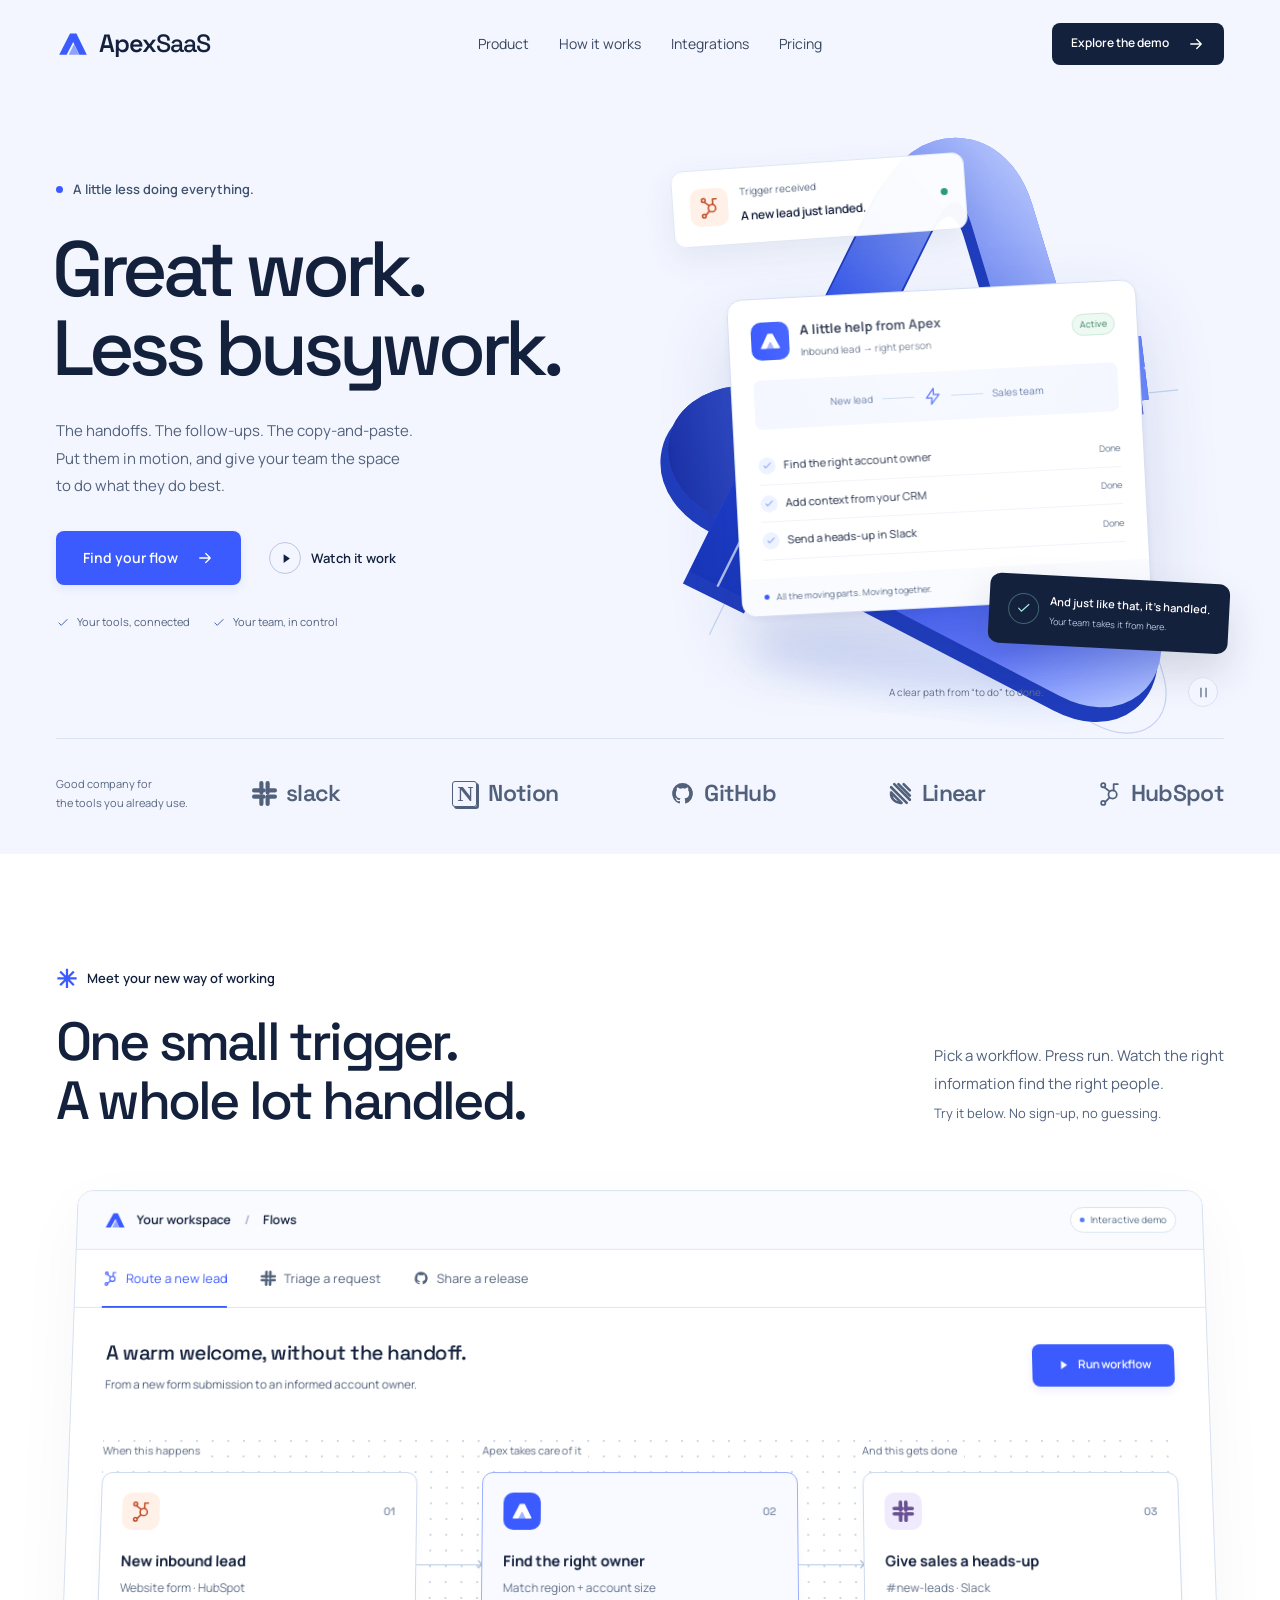
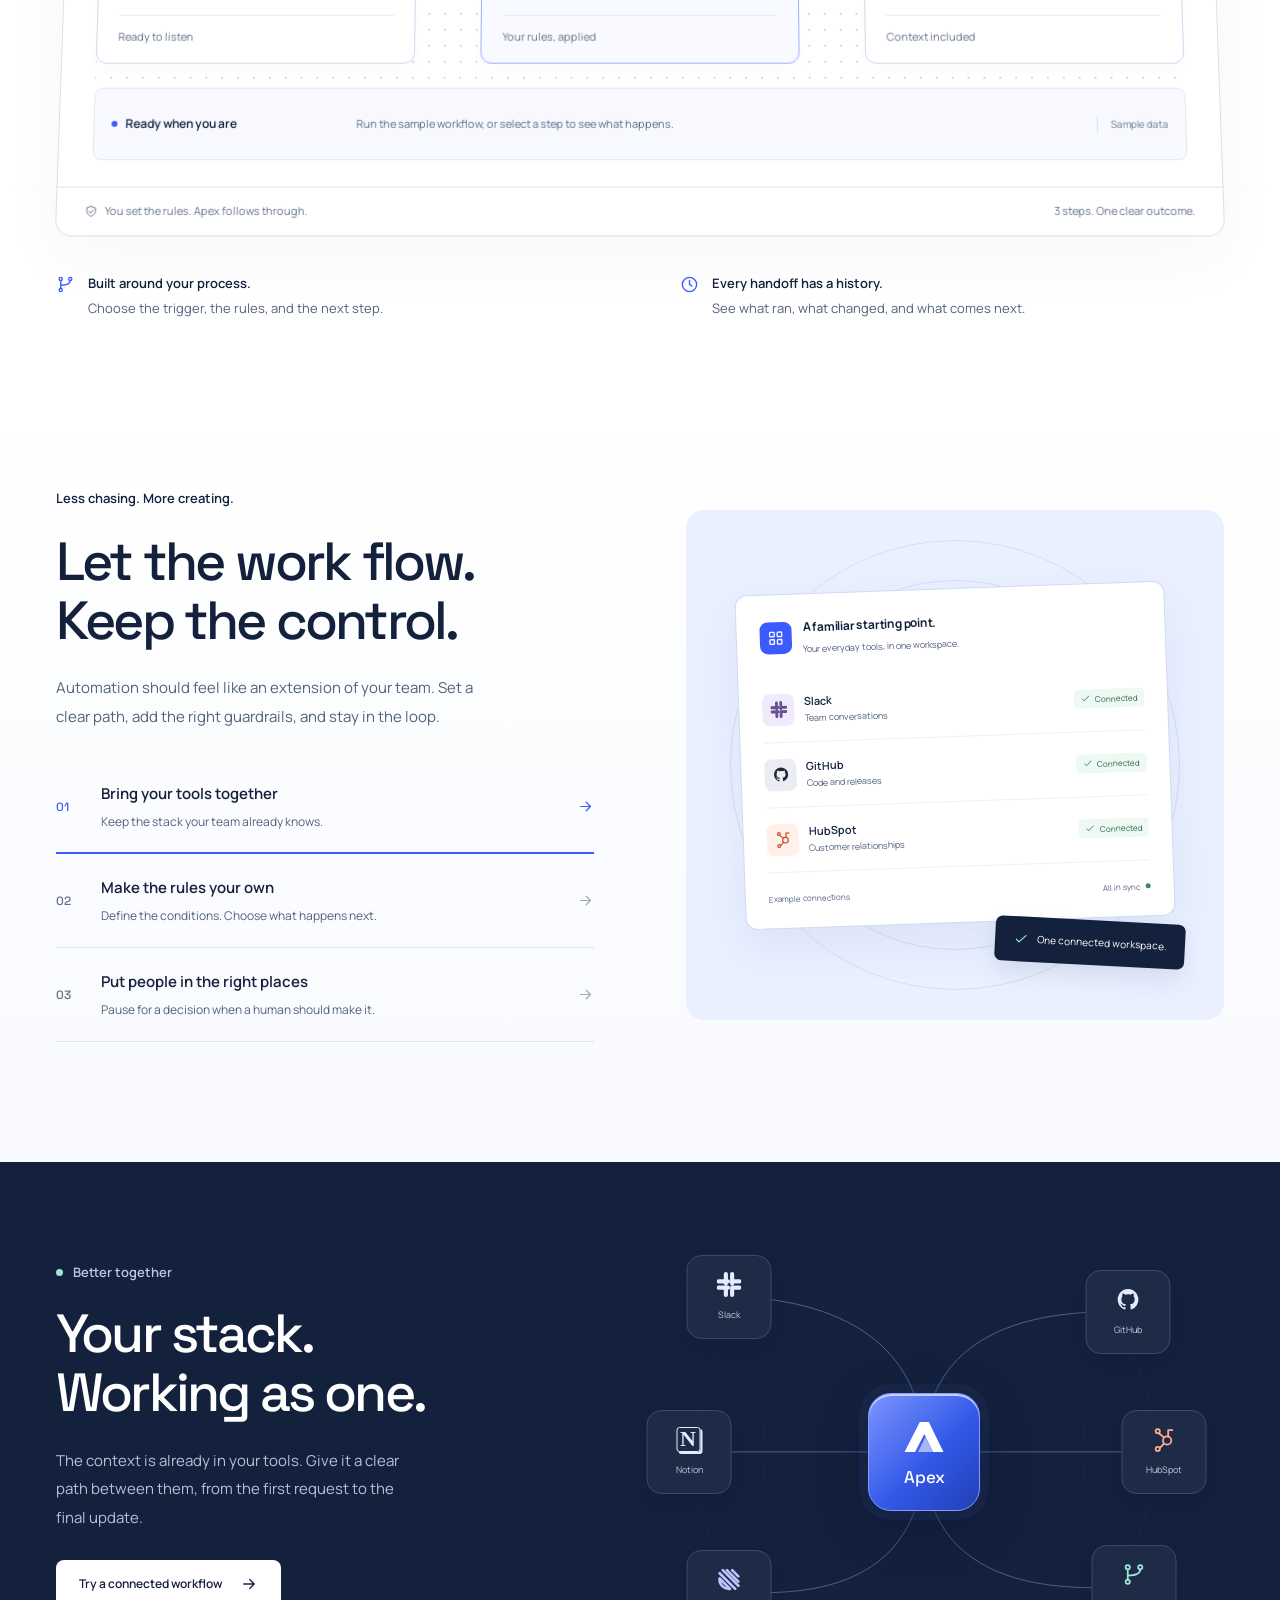
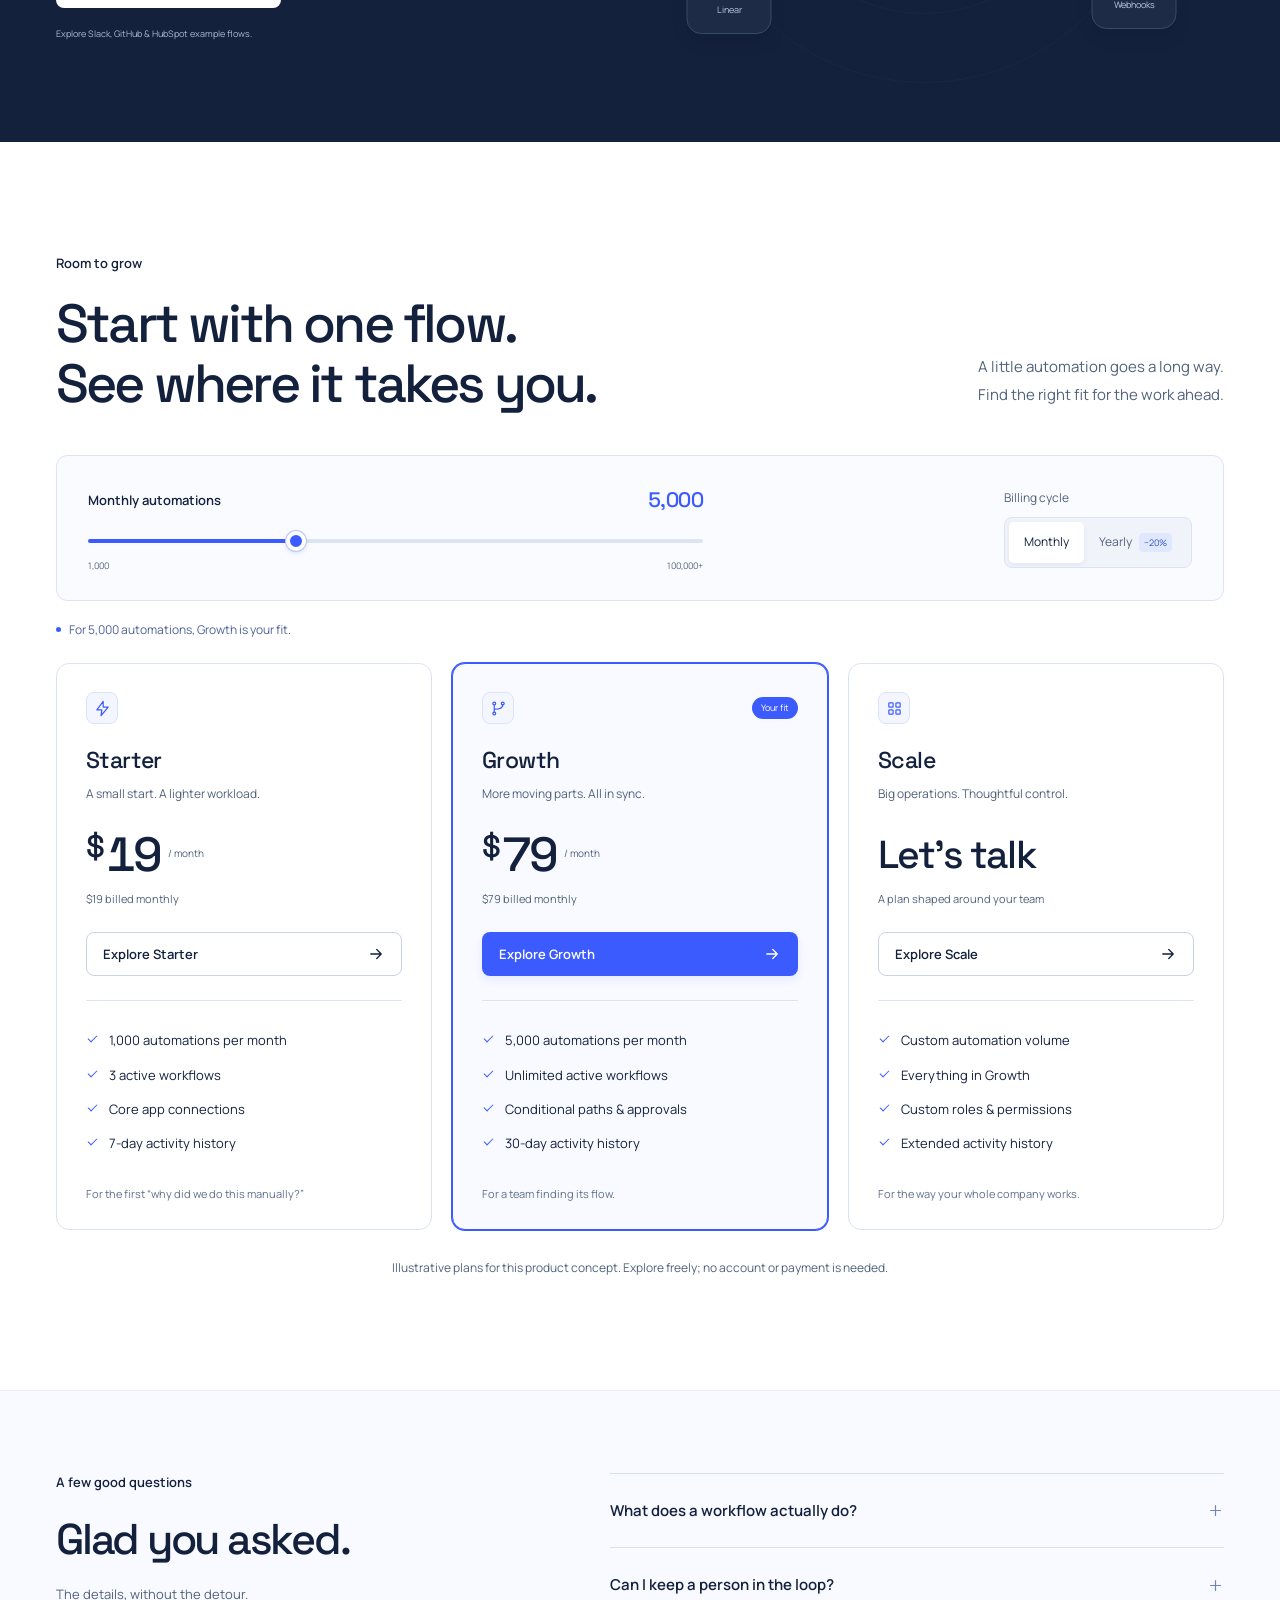
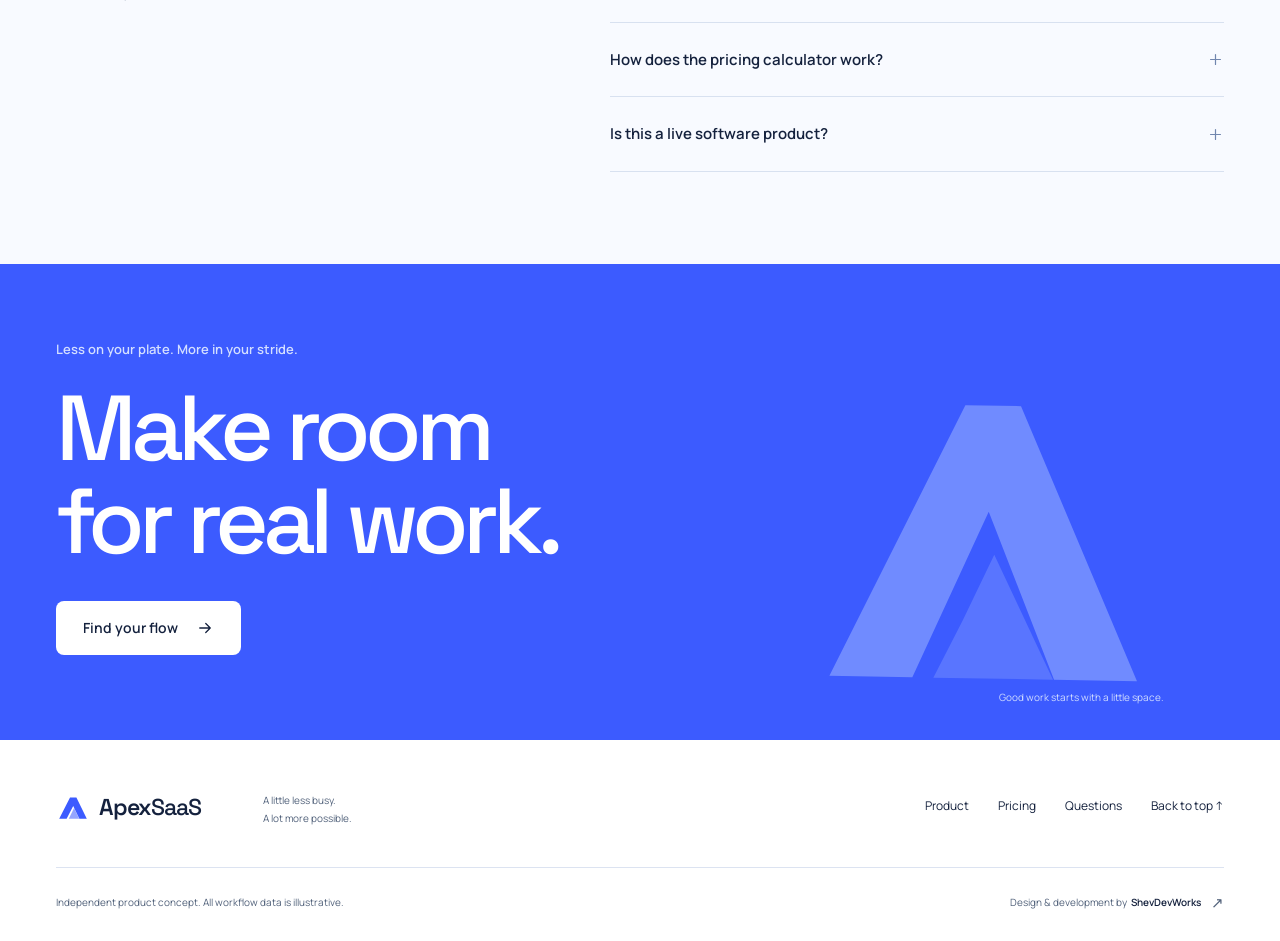
<file: index.html>
<!doctype html>
<html lang="en">
  <head>
    <meta charset="utf-8" />
    <meta name="viewport" content="width=device-width, initial-scale=1" />
    <title>ApexSaaS — Great work. Less busywork.</title>
    <meta
      name="description"
      content="An interactive automation workspace concept. Connect your tools, put routine work in motion, and keep your team in control. Designed and developed by ShevDevWorks."
    />
    <meta name="theme-color" content="#f3f6ff" />
    <link rel="canonical" href="https://shevdevworks.github.io/apex-saas/" />
    <link rel="icon" type="image/svg+xml" href="images/favicon.svg" />
    <link rel="icon" sizes="32x32" href="images/favicon-32.png" />
    <link rel="apple-touch-icon" href="images/apple-touch-icon.png" />
    <meta property="og:type" content="website" />
    <meta property="og:title" content="ApexSaaS — Great work. Less busywork." />
    <meta
      property="og:description"
      content="A SaaS landing page with a working product playground, thoughtful motion, and a responsive interface. Design & development by ShevDevWorks."
    />
    <meta property="og:url" content="https://shevdevworks.github.io/apex-saas/" />
    <meta
      property="og:image"
      content="https://shevdevworks.github.io/apex-saas/images/og-apex-v2.png"
    />
    <meta property="og:image:width" content="1200" />
    <meta property="og:image:height" content="630" />
    <meta
      property="og:image:alt"
      content="ApexSaaS: Great work. Less busywork. A workflow interface on a sculptural blue ribbon."
    />
    <meta name="twitter:card" content="summary_large_image" />
    <meta name="twitter:title" content="ApexSaaS — Great work. Less busywork." />
    <meta
      name="twitter:description"
      content="A SaaS landing page concept designed and developed by ShevDevWorks."
    />
    <meta
      name="twitter:image"
      content="https://shevdevworks.github.io/apex-saas/images/og-apex-v2.png"
    />
    <link
      rel="preload"
      href="fonts/space-grotesk-latin-500-normal.woff2"
      as="font"
      type="font/woff2"
      crossorigin
    />
    <link
      rel="preload"
      href="fonts/manrope-latin-400-normal.woff2"
      as="font"
      type="font/woff2"
      crossorigin
    />
    <link rel="stylesheet" href="css/style.css" />
    <link rel="stylesheet" href="css/motion.css" />
    <script src="js/script.js" defer></script>
    <script src="js/app.js" defer></script>
  </head>
  <body>
    <svg class="svg-library" xmlns="http://www.w3.org/2000/svg" aria-hidden="true">
      <symbol id="i-apex" viewBox="0 0 32 32">
        <path d="M3 26 13.2 6h6L29 26h-7L16.2 14 10 26Z" fill="currentColor" />
        <path d="m14 22 3-6 4.8 10H12Z" fill="currentColor" opacity=".55" />
      </symbol>
      <symbol id="i-arrow" viewBox="0 0 24 24"><path d="M5 12h14m-6-6 6 6-6 6" /></symbol>
      <symbol id="i-check" viewBox="0 0 24 24"><path d="m5 12 4 4L19 6" /></symbol>
      <symbol id="i-play" viewBox="0 0 24 24">
        <path d="m9 5 10 7-10 7Z" fill="currentColor" stroke="none" />
      </symbol>
      <symbol id="i-bolt" viewBox="0 0 24 24"><path d="m13 2-9 12h7l-1 8 10-12h-7Z" /></symbol>
      <symbol id="i-sliders" viewBox="0 0 24 24">
        <path d="M4 7h5m5 0h6M4 17h10m5 0h1M9 4v6m5 4v6" />
      </symbol>
      <symbol id="i-clock" viewBox="0 0 24 24">
        <circle cx="12" cy="12" r="9" />
        <path d="M12 7v5l3 2" />
      </symbol>
      <symbol id="i-grid" viewBox="0 0 24 24">
        <rect x="4" y="4" width="6" height="6" rx="1" />
        <rect x="14" y="4" width="6" height="6" rx="1" />
        <rect x="4" y="14" width="6" height="6" rx="1" />
        <rect x="14" y="14" width="6" height="6" rx="1" />
      </symbol>
      <symbol id="i-shield" viewBox="0 0 24 24">
        <path d="m12 3 8 3v6c0 5-8 9-8 9s-8-4-8-9V6Z" />
        <path d="m8 12 3 3 5-6" />
      </symbol>
      <symbol id="i-branch" viewBox="0 0 24 24">
        <circle cx="6" cy="5" r="2" />
        <circle cx="6" cy="19" r="2" />
        <circle cx="18" cy="5" r="2" />
        <path d="M6 7v10m0-4c8 0 12-2 12-6" />
      </symbol>
      <symbol id="i-close" viewBox="0 0 24 24"><path d="m6 6 12 12M6 18 18 6" /></symbol>
      <symbol id="i-plus" viewBox="0 0 24 24"><path d="M12 5v14M5 12h14" /></symbol>
      <symbol id="i-github" viewBox="0 0 24 24">
        <path
          d="M12 2a10 10 0 0 0-3.16 19.49c.5.09.68-.22.68-.48v-1.7c-2.78.6-3.37-1.18-3.37-1.18-.46-1.16-1.11-1.47-1.11-1.47-.91-.62.07-.6.07-.6 1 .07 1.53 1.03 1.53 1.03.9 1.53 2.34 1.09 2.91.83.09-.65.35-1.09.64-1.34-2.22-.25-4.55-1.11-4.55-4.94 0-1.09.39-1.98 1.03-2.68-.1-.25-.45-1.27.1-2.65 0 0 .84-.27 2.75 1.02A9.58 9.58 0 0 1 12 6.99c.85 0 1.71.11 2.51.34 1.91-1.29 2.75-1.02 2.75-1.02.55 1.38.2 2.4.1 2.65.64.7 1.03 1.59 1.03 2.68 0 3.84-2.34 4.69-4.57 4.94.36.31.68.92.68 1.85v2.58c0 .27.18.58.69.48A10 10 0 0 0 12 2Z"
          fill="currentColor"
          stroke="none"
        />
      </symbol>
      <symbol id="i-slack" viewBox="0 0 24 24">
        <path
          d="M9 2v9M2 9h9m4-7v9m7-2h-7M2 15h9m-2 7v-7m6 7v-7m7 0h-7"
          stroke="currentColor"
          stroke-width="4"
          stroke-linecap="round"
        />
      </symbol>
      <symbol id="i-linear" viewBox="0 0 24 24">
        <path
          d="M3 11a9 9 0 0 0 10 10ZM3 6l15 15M6 3l15 15M10 3l11 11M15 3l6 6"
          stroke-width="2.5"
        />
      </symbol>
      <symbol id="i-hub" viewBox="0 0 24 24">
        <circle cx="15" cy="13" r="4" />
        <circle cx="6" cy="4" r="2" />
        <circle cx="6" cy="21" r="2" />
        <path d="m7 6 5 4m0 6-4 4M16 9V3h4" />
      </symbol>
    </svg>
    <a class="skip-link" href="#main">Skip to content</a>
    <header class="site-header" id="site-header">
      <div class="nav wrap">
        <a class="brand" href="#top" aria-label="ApexSaaS home"
          ><svg class="brand-mark" aria-hidden="true"><use href="#i-apex" /></svg
          ><span>Apex<span class="brand-light">SaaS</span></span></a
        >
        <nav class="desktop-nav" aria-label="Main navigation">
          <a href="#workspace">Product</a><a href="#how-it-works">How it works</a
          ><a href="#integrations">Integrations</a><a href="#pricing">Pricing</a>
        </nav>
        <a class="button button-dark nav-cta" href="#workspace"
          >Explore the demo <svg class="icon" aria-hidden="true"><use href="#i-arrow" /></svg
        ></a>
        <button
          class="menu-toggle"
          aria-label="Open menu"
          aria-expanded="false"
          aria-controls="mobile-menu"
        >
          <span></span><span></span>
        </button>
      </div>
      <nav class="mobile-menu" id="mobile-menu" aria-label="Mobile navigation" hidden>
        <a href="#workspace">Product</a><a href="#how-it-works">How it works</a
        ><a href="#integrations">Integrations</a><a href="#pricing">Pricing</a
        ><a class="button button-blue" href="#workspace">Explore the demo</a>
      </nav>
    </header>
    <main id="main">
      <section class="hero" id="top" aria-labelledby="hero-title">
        <div class="hero-grid wrap">
          <div class="hero-copy">
            <p class="eyebrow hero-intro">
              <span class="status-dot"></span> A little less doing everything.
            </p>
            <h1 id="hero-title"><span>Great work.</span><span>Less busywork.</span></h1>
            <p class="hero-description">
              The handoffs. The follow-ups. The copy-and-paste.<br class="desktop-break" />
              Put them in motion, and give your team the space<br class="desktop-break" />
              to do what they do best.
            </p>
            <div class="hero-actions">
              <a class="button button-blue button-large" href="#workspace"
                >Find your flow
                <svg class="icon" aria-hidden="true"><use href="#i-arrow" /></svg></a
              ><a class="text-link" href="#workspace" data-demo-link
                ><span class="play-circle"
                  ><svg class="icon" aria-hidden="true"><use href="#i-play" /></svg
                ></span>
                Watch it work</a
              >
            </div>
            <div class="hero-footnote">
              <span
                ><svg class="icon" aria-hidden="true"><use href="#i-check" /></svg> Your tools,
                connected</span
              ><span
                ><svg class="icon" aria-hidden="true"><use href="#i-check" /></svg> Your team, in
                control</span
              >
            </div>
          </div>
          <div
            class="hero-art"
            aria-label="Workflow preview: a new request is routed by Apex and delivered to the right team"
          >
            <svg class="flow-sculpture" viewBox="0 0 650 650" fill="none" aria-hidden="true">
              <defs>
                <linearGradient
                  id="ribbon-main"
                  x1="200"
                  y1="30"
                  x2="480"
                  y2="630"
                  gradientUnits="userSpaceOnUse"
                >
                  <stop stop-color="#8099ff" />
                  <stop offset=".23" stop-color="#4769ff" />
                  <stop offset=".57" stop-color="#2344dd" />
                  <stop offset=".84" stop-color="#637aff" />
                  <stop offset="1" stop-color="#bed0ff" />
                </linearGradient>
                <linearGradient
                  id="ribbon-edge"
                  x1="100"
                  y1="550"
                  x2="480"
                  y2="130"
                  gradientUnits="userSpaceOnUse"
                >
                  <stop stop-color="#1734b3" />
                  <stop offset=".47" stop-color="#2045e4" />
                  <stop offset="1" stop-color="#c5d2ff" />
                </linearGradient>
                <linearGradient
                  id="ribbon-light"
                  x1="40"
                  y1="400"
                  x2="540"
                  y2="240"
                  gradientUnits="userSpaceOnUse"
                >
                  <stop stop-color="#172da2" />
                  <stop offset=".45" stop-color="#577bff" />
                  <stop offset=".83" stop-color="#a9c4ff" />
                  <stop offset="1" stop-color="#3c5bff" />
                </linearGradient>
                <filter id="ribbon-shadow" x="-40%" y="-40%" width="180%" height="180%">
                  <feGaussianBlur stdDeviation="18" />
                </filter>
              </defs>
              <ellipse
                cx="334"
                cy="572"
                rx="183"
                ry="28"
                fill="#3159ce"
                opacity=".15"
                filter="url(#ribbon-shadow)"
              />
              <path
                class="sculpture-outline"
                d="M110 565 269 121c22-60 82-60 105-5l184 437c20 46-15 76-62 57L99 446c-49-20-48-66 4-77l439-95"
                stroke="#c6d3f2"
                stroke-width="1.2"
              />
              <path
                d="m110 529 142-392c19-52 71-57 94-3l167 388c17 42-7 63-46 48L111 433c-46-18-47-60 2-71l390-93"
                stroke="#1f3cbc"
                stroke-width="67"
                stroke-linejoin="round"
              />
              <path
                d="m113 516 144-392c19-52 70-57 93-3l167 388c17 42-7 63-46 48L115 420c-46-18-47-60 2-71l390-93"
                stroke="url(#ribbon-main)"
                stroke-width="63"
                stroke-linejoin="round"
              />
              <path
                d="m113 516 144-392c19-52 70-57 93-3l47 109"
                stroke="url(#ribbon-edge)"
                stroke-width="63"
              />
              <path
                d="m115 420c-46-18-47-60 2-71l390-93"
                stroke="url(#ribbon-light)"
                stroke-width="63"
              />
              <path d="m115 389 388-93" stroke="#dce8ff" stroke-opacity=".6" stroke-width="1.5" />
            </svg>
            <div class="hero-event hero-floating">
              <span class="app-icon app-orange"
                ><svg class="icon" aria-hidden="true"><use href="#i-hub" /></svg
              ></span>
              <div>
                <span class="micro-label">Trigger received</span
                ><strong>A new lead just landed.</strong>
              </div>
              <span class="event-dot"></span>
            </div>
            <div class="hero-agent">
              <div class="hero-agent-top">
                <span class="app-icon app-blue"
                  ><svg class="icon" aria-hidden="true"><use href="#i-apex" /></svg
                ></span>
                <div>
                  <strong>A little help from Apex</strong><span>Inbound lead → right person</span>
                </div>
                <span class="tiny-status">Active</span>
              </div>
              <div class="agent-routing">
                <span>New lead</span><i></i
                ><svg class="icon" aria-hidden="true"><use href="#i-bolt" /></svg><i></i
                ><span>Sales team</span>
              </div>
              <div class="agent-task">
                <span class="task-check"
                  ><svg class="icon" aria-hidden="true"><use href="#i-check" /></svg
                ></span>
                Find the right account owner <span>Done</span>
              </div>
              <div class="agent-task">
                <span class="task-check"
                  ><svg class="icon" aria-hidden="true"><use href="#i-check" /></svg
                ></span>
                Add context from your CRM <span>Done</span>
              </div>
              <div class="agent-task">
                <span class="task-check"
                  ><svg class="icon" aria-hidden="true"><use href="#i-check" /></svg
                ></span>
                Send a heads-up in Slack <span>Done</span>
              </div>
              <div class="agent-bottom">
                <span><span class="status-dot"></span> All the moving parts. Moving together.</span>
              </div>
            </div>
            <div class="hero-delivered hero-floating">
              <span class="delivery-icon"
                ><svg class="icon" aria-hidden="true"><use href="#i-check" /></svg
              ></span>
              <div>
                <strong>And just like that, it’s handled.</strong
                ><span>Your team takes it from here.</span>
              </div>
            </div>
            <span class="art-caption">A clear path from “to do” to done.</span>
          </div>
        </div>
        <div class="connections wrap">
          <p>Good company for<br />the tools you already use.</p>
          <div class="tool-logos" aria-label="Example integrations">
            <span
              ><svg class="icon" aria-hidden="true"><use href="#i-slack" /></svg>slack</span
            ><span><b class="notion-icon">N</b>Notion</span
            ><span
              ><svg class="icon" aria-hidden="true"><use href="#i-github" /></svg>GitHub</span
            ><span
              ><svg class="icon" aria-hidden="true"><use href="#i-linear" /></svg>Linear</span
            ><span
              ><svg class="icon" aria-hidden="true"><use href="#i-hub" /></svg>HubSpot</span
            >
          </div>
        </div>
      </section>
      <section class="workspace section-pad" id="workspace" aria-labelledby="workspace-title">
        <div class="wrap">
          <header class="section-heading workspace-heading">
            <div>
              <p class="eyebrow">
                <span class="small-cross">✳</span> Meet your new way of working
              </p>
              <h2 id="workspace-title">One small trigger.<br />A whole lot handled.</h2>
            </div>
            <p>
              Pick a workflow. Press run. Watch the right<br class="desktop-break" />
              information find the right people.<br /><span class="subtle"
                >Try it below. No sign-up, no guessing.</span
              >
            </p>
          </header>
          <noscript
            ><p class="noscript-note">
              Enable JavaScript to run the example workflows, switch product views, and explore the
              pricing calculator.
            </p></noscript
          >
          <div class="workspace-shell">
            <div class="workspace-topbar">
              <span class="workspace-name"
                ><svg class="brand-mark" aria-hidden="true"><use href="#i-apex" /></svg> Your
                workspace <span>/</span> Flows</span
              ><span class="sample-pill"><span></span> Interactive demo</span>
            </div>
            <div class="scenario-tabs" role="tablist" aria-label="Example workflows">
              <button
                id="tab-leads"
                role="tab"
                aria-selected="true"
                aria-controls="workflow-panel"
                tabindex="0"
                data-scenario="leads"
              >
                <svg class="icon" aria-hidden="true"><use href="#i-hub" /></svg> Route a new lead</button
              ><button
                id="tab-support"
                role="tab"
                aria-selected="false"
                aria-controls="workflow-panel"
                tabindex="-1"
                data-scenario="support"
              >
                <svg class="icon" aria-hidden="true"><use href="#i-slack" /></svg> Triage a request</button
              ><button
                id="tab-release"
                role="tab"
                aria-selected="false"
                aria-controls="workflow-panel"
                tabindex="-1"
                data-scenario="release"
              >
                <svg class="icon" aria-hidden="true"><use href="#i-github" /></svg> Share a release
              </button>
            </div>
            <div
              class="workflow-panel"
              id="workflow-panel"
              role="tabpanel"
              aria-labelledby="tab-leads"
              tabindex="0"
            >
              <div class="flow-toolbar">
                <div>
                  <h3 id="flow-title">A warm welcome, without the handoff.</h3>
                  <p id="flow-description">
                    From a new form submission to an informed account owner.
                  </p>
                </div>
                <button class="button button-blue" id="run-flow">
                  <svg class="icon" aria-hidden="true"><use href="#i-play" /></svg
                  ><span>Run workflow</span>
                </button>
              </div>
              <div class="flow-canvas" id="flow-canvas" data-step="idle">
                <div class="flow-column">
                  <span class="node-caption">When this happens</span
                  ><button class="flow-node" data-node="0" aria-pressed="false">
                    <span class="node-header"
                      ><span class="app-icon app-orange" id="trigger-icon"
                        ><svg class="icon" aria-hidden="true"><use href="#i-hub" /></svg></span
                      ><span class="node-number">01</span></span
                    ><strong id="trigger-title">New inbound lead</strong
                    ><span id="trigger-subtitle">Website form · HubSpot</span
                    ><span class="node-meta" id="trigger-meta">Ready to listen</span>
                  </button>
                </div>
                <div class="flow-connector" aria-hidden="true"><span></span><i></i></div>
                <div class="flow-column">
                  <span class="node-caption">Apex takes care of it</span
                  ><button class="flow-node apex-node" data-node="1" aria-pressed="false">
                    <span class="node-header"
                      ><span class="app-icon app-blue"
                        ><svg class="icon" aria-hidden="true"><use href="#i-apex" /></svg></span
                      ><span class="node-number">02</span></span
                    ><strong id="process-title">Find the right owner</strong
                    ><span id="process-subtitle">Match region + account size</span
                    ><span class="node-meta" id="process-meta">Your rules, applied</span>
                  </button>
                </div>
                <div class="flow-connector" aria-hidden="true"><span></span><i></i></div>
                <div class="flow-column">
                  <span class="node-caption">And this gets done</span
                  ><button class="flow-node" data-node="2" aria-pressed="false">
                    <span class="node-header"
                      ><span class="app-icon app-purple" id="action-icon"
                        ><svg class="icon" aria-hidden="true"><use href="#i-slack" /></svg></span
                      ><span class="node-number">03</span></span
                    ><strong id="action-title">Give sales a heads-up</strong
                    ><span id="action-subtitle">#new-leads · Slack</span
                    ><span class="node-meta" id="action-meta">Context included</span>
                  </button>
                </div>
              </div>
              <div class="flow-inspector" aria-live="polite" aria-atomic="true">
                <div class="inspector-label">
                  <span class="inspector-dot"></span
                  ><strong id="inspector-status">Ready when you are</strong>
                </div>
                <p id="inspector-text">
                  Run the sample workflow, or select a step to see what happens.
                </p>
                <span class="sample-label">Sample data</span>
              </div>
            </div>
            <div class="workspace-bottom">
              <span
                ><svg class="icon" aria-hidden="true"><use href="#i-shield" /></svg> You set the
                rules. Apex follows through.</span
              ><span>3 steps. One clear outcome.</span>
            </div>
          </div>
          <div class="workspace-notes">
            <p>
              <svg class="icon" aria-hidden="true"><use href="#i-branch" /></svg
              ><span
                ><strong>Built around your process.</strong> Choose the trigger, the rules, and the
                next step.</span
              >
            </p>
            <p>
              <svg class="icon" aria-hidden="true"><use href="#i-clock" /></svg
              ><span
                ><strong>Every handoff has a history.</strong> See what ran, what changed, and what
                comes next.</span
              >
            </p>
          </div>
        </div>
      </section>
      <section class="how-section section-pad" id="how-it-works" aria-labelledby="how-title">
        <div class="wrap how-grid">
          <div class="how-copy">
            <p class="eyebrow">Less chasing. More creating.</p>
            <h2 id="how-title">Let the work flow.<br />Keep the control.</h2>
            <p>
              Automation should feel like an extension of your team. Set a clear path, add the right
              guardrails, and stay in the loop.
            </p>
            <div
              class="how-steps"
              role="tablist"
              aria-label="Workflow setup steps"
              aria-orientation="vertical"
            >
              <button
                id="how-tab-connect"
                class="how-step"
                role="tab"
                aria-selected="true"
                aria-controls="how-preview"
                tabindex="0"
                data-how="connect"
              >
                <span class="step-index">01</span
                ><span
                  ><strong>Bring your tools together</strong
                  ><span>Keep the stack your team already knows.</span></span
                ><svg class="icon" aria-hidden="true"><use href="#i-arrow" /></svg></button
              ><button
                id="how-tab-shape"
                class="how-step"
                role="tab"
                aria-selected="false"
                aria-controls="how-preview"
                tabindex="-1"
                data-how="shape"
              >
                <span class="step-index">02</span
                ><span
                  ><strong>Make the rules your own</strong
                  ><span>Define the conditions. Choose what happens next.</span></span
                ><svg class="icon" aria-hidden="true"><use href="#i-arrow" /></svg></button
              ><button
                id="how-tab-control"
                class="how-step"
                role="tab"
                aria-selected="false"
                aria-controls="how-preview"
                tabindex="-1"
                data-how="control"
              >
                <span class="step-index">03</span
                ><span
                  ><strong>Put people in the right places</strong
                  ><span>Pause for a decision when a human should make it.</span></span
                ><svg class="icon" aria-hidden="true"><use href="#i-arrow" /></svg>
              </button>
            </div>
          </div>
          <div
            class="how-preview"
            id="how-preview"
            role="tabpanel"
            aria-labelledby="how-tab-connect"
            tabindex="0"
          >
            <div class="preview-decoration" aria-hidden="true">
              <span></span><span></span><span></span>
            </div>
            <div class="setup-view" data-view="connect">
              <div class="mini-window">
                <div class="mini-window-heading">
                  <span class="app-icon app-blue"
                    ><svg class="icon" aria-hidden="true"><use href="#i-grid" /></svg
                  ></span>
                  <div>
                    <h3>A familiar starting point.</h3>
                    <p>Your everyday tools, in one workspace.</p>
                  </div>
                </div>
                <div class="connection-row">
                  <span class="app-icon app-purple"
                    ><svg class="icon" aria-hidden="true"><use href="#i-slack" /></svg
                  ></span>
                  <div><strong>Slack</strong><span>Team conversations</span></div>
                  <span class="connected"
                    ><svg class="icon" aria-hidden="true"><use href="#i-check" /></svg>
                    Connected</span
                  >
                </div>
                <div class="connection-row">
                  <span class="app-icon app-ink"
                    ><svg class="icon" aria-hidden="true"><use href="#i-github" /></svg
                  ></span>
                  <div><strong>GitHub</strong><span>Code and releases</span></div>
                  <span class="connected"
                    ><svg class="icon" aria-hidden="true"><use href="#i-check" /></svg>
                    Connected</span
                  >
                </div>
                <div class="connection-row">
                  <span class="app-icon app-orange"
                    ><svg class="icon" aria-hidden="true"><use href="#i-hub" /></svg
                  ></span>
                  <div><strong>HubSpot</strong><span>Customer relationships</span></div>
                  <span class="connected"
                    ><svg class="icon" aria-hidden="true"><use href="#i-check" /></svg>
                    Connected</span
                  >
                </div>
                <div class="mini-window-footer">
                  Example connections <span>All in sync <i></i></span>
                </div>
              </div>
              <div class="floating-note">
                <svg class="icon" aria-hidden="true"><use href="#i-check" /></svg> One connected
                workspace.
              </div>
            </div>
            <div class="setup-view" data-view="shape" hidden>
              <div class="mini-window rules-window">
                <div class="mini-window-heading">
                  <span class="app-icon app-blue"
                    ><svg class="icon" aria-hidden="true"><use href="#i-sliders" /></svg
                  ></span>
                  <div>
                    <h3>A flow that thinks like you.</h3>
                    <p>Simple rules. Predictable outcomes.</p>
                  </div>
                </div>
                <div class="rule-example">
                  <span class="rule-key">When</span><strong>A new lead arrives</strong
                  ><svg class="icon" aria-hidden="true"><use href="#i-hub" /></svg>
                </div>
                <div class="rule-join"></div>
                <div class="rule-example">
                  <span class="rule-key">If</span><strong>Team size <b>is more than</b> 50</strong>
                </div>
                <div class="rule-join"></div>
                <div class="rule-example">
                  <span class="rule-key">Then</span><strong>Assign to enterprise sales</strong
                  ><svg class="icon" aria-hidden="true"><use href="#i-arrow" /></svg>
                </div>
                <div class="mini-window-footer">
                  Lead routing <span>Rules validated <i></i></span>
                </div>
              </div>
              <div class="floating-note">
                <svg class="icon" aria-hidden="true"><use href="#i-branch" /></svg> Your process. In
                motion.
              </div>
            </div>
            <div class="setup-view" data-view="control" hidden>
              <div class="mini-window approval-window">
                <div class="mini-window-heading">
                  <span class="app-icon app-blue"
                    ><svg class="icon" aria-hidden="true"><use href="#i-shield" /></svg
                  ></span>
                  <div>
                    <h3>A human, right on cue.</h3>
                    <p>Some decisions deserve your attention.</p>
                  </div>
                </div>
                <div class="approval-request">
                  <span class="approval-label">Release update · Example</span>
                  <h4>Ready to let the team know?</h4>
                  <p>
                    “Version 2.4 is ready. Here’s what changed, what’s fixed, and what to try next.”
                  </p>
                </div>
                <div class="approval-person">
                  <span class="avatar">JL</span
                  ><span
                    ><strong>Jordan Lee</strong><small>Final reviewer · Sample profile</small></span
                  ><span class="waiting-status" id="approval-status">Your call</span>
                </div>
                <button class="button button-blue" id="approve-example">
                  <svg class="icon" aria-hidden="true"><use href="#i-check" /></svg
                  ><span>Approve this example</span>
                </button>
                <div class="approval-result" id="approval-result" role="status"></div>
              </div>
              <div class="floating-note">
                <svg class="icon" aria-hidden="true"><use href="#i-shield" /></svg> Automated, with
                your say-so.
              </div>
            </div>
          </div>
        </div>
      </section>
      <section class="integrations-section" id="integrations" aria-labelledby="integrations-title">
        <div class="wrap integrations-grid">
          <div class="integration-copy">
            <p class="eyebrow"><span class="status-dot"></span> Better together</p>
            <h2 id="integrations-title">Your stack.<br />Working as one.</h2>
            <p>
              The context is already in your tools. Give it a clear path between them, from the
              first request to the final update.
            </p>
            <a class="button button-white" href="#workspace"
              >Try a connected workflow
              <svg class="icon" aria-hidden="true"><use href="#i-arrow" /></svg></a
            ><span class="integration-note"
              >Explore Slack, GitHub &amp; HubSpot example flows.</span
            >
          </div>
          <div
            class="integration-map"
            aria-label="Apex connects collaboration, development, and customer relationship tools"
          >
            <svg class="network-lines" viewBox="0 0 600 430" fill="none" aria-hidden="true">
              <path
                d="M300 215C300 65 140 60 105 60M300 215C300 65 470 75 505 75M300 215H65M300 215H540M300 215C300 375 140 355 105 355M300 215C300 370 470 350 510 350"
              />
              <path class="network-signal" d="M105 60C140 60 300 65 300 215S470 350 510 350" />
            </svg>
            <div class="network-orbit" aria-hidden="true"></div>
            <div class="network-orbit network-orbit-inner" aria-hidden="true"></div>
            <div class="network-center">
              <svg aria-hidden="true"><use href="#i-apex" /></svg><span>Apex</span>
            </div>
            <div class="network-app network-slack">
              <svg class="icon" aria-hidden="true"><use href="#i-slack" /></svg><span>Slack</span>
            </div>
            <div class="network-app network-github">
              <svg class="icon" aria-hidden="true"><use href="#i-github" /></svg><span>GitHub</span>
            </div>
            <div class="network-app network-notion">
              <b class="notion-icon">N</b><span>Notion</span>
            </div>
            <div class="network-app network-hubspot">
              <svg class="icon" aria-hidden="true"><use href="#i-hub" /></svg><span>HubSpot</span>
            </div>
            <div class="network-app network-linear">
              <svg class="icon" aria-hidden="true"><use href="#i-linear" /></svg><span>Linear</span>
            </div>
            <div class="network-app network-webhook">
              <svg class="icon" aria-hidden="true"><use href="#i-branch" /></svg
              ><span>Webhooks</span>
            </div>
          </div>
        </div>
      </section>
      <section class="pricing section-pad" id="pricing" aria-labelledby="pricing-title">
        <div class="wrap">
          <header class="section-heading pricing-heading">
            <div>
              <p class="eyebrow">Room to grow</p>
              <h2 id="pricing-title">Start with one flow.<br />See where it takes you.</h2>
            </div>
            <p>A little automation goes a long way.<br />Find the right fit for the work ahead.</p>
          </header>
          <div class="pricing-controls">
            <div class="volume-control">
              <div class="volume-label">
                <label for="volume">Monthly automations</label
                ><output id="volume-output" for="volume">5,000</output>
              </div>
              <input
                type="range"
                id="volume"
                min="0"
                max="6"
                step="1"
                value="2"
                aria-valuetext="5,000 automations per month"
              />
              <div class="range-labels" aria-hidden="true">
                <span>1,000</span><span>100,000+</span>
              </div>
            </div>
            <div class="billing-control">
              <span id="billing-label">Billing cycle</span>
              <div class="billing-options" role="group" aria-labelledby="billing-label">
                <button data-billing="monthly" aria-pressed="true">Monthly</button
                ><button data-billing="yearly" aria-pressed="false">
                  Yearly <span>−20%</span>
                </button>
              </div>
            </div>
          </div>
          <p class="pricing-recommendation" id="pricing-recommendation" role="status">
            For 5,000 automations, Growth is your fit.
          </p>
          <div class="plans">
            <article class="plan" data-plan="starter">
              <div class="plan-heading">
                <span class="plan-symbol"
                  ><svg class="icon" aria-hidden="true"><use href="#i-bolt" /></svg></span
                ><span class="plan-fit" hidden>Your fit</span>
              </div>
              <h3>Starter</h3>
              <p class="plan-description">A small start. A lighter workload.</p>
              <div class="plan-price">
                <span>$<strong id="starter-price">19</strong></span
                ><span>/ month</span>
              </div>
              <p class="billing-note" id="starter-note">$19 billed monthly</p>
              <button class="button button-outline plan-button" data-preview-plan="starter">
                Explore Starter <svg class="icon" aria-hidden="true"><use href="#i-arrow" /></svg>
              </button>
              <ul class="plan-features">
                <li>1,000 automations per month</li>
                <li>3 active workflows</li>
                <li>Core app connections</li>
                <li>7-day activity history</li>
              </ul>
              <p class="plan-footer">For the first “why did we do this manually?”</p>
            </article>
            <article class="plan recommended" data-plan="growth">
              <div class="plan-heading">
                <span class="plan-symbol"
                  ><svg class="icon" aria-hidden="true"><use href="#i-branch" /></svg></span
                ><span class="plan-fit">Your fit</span>
              </div>
              <h3>Growth</h3>
              <p class="plan-description">More moving parts. All in sync.</p>
              <div class="plan-price">
                <span>$<strong id="growth-price">79</strong></span
                ><span>/ month</span>
              </div>
              <p class="billing-note" id="growth-note">$79 billed monthly</p>
              <button class="button button-blue plan-button" data-preview-plan="growth">
                Explore Growth <svg class="icon" aria-hidden="true"><use href="#i-arrow" /></svg>
              </button>
              <ul class="plan-features">
                <li id="growth-capacity">5,000 automations per month</li>
                <li>Unlimited active workflows</li>
                <li>Conditional paths &amp; approvals</li>
                <li>30-day activity history</li>
              </ul>
              <p class="plan-footer">For a team finding its flow.</p>
            </article>
            <article class="plan" data-plan="scale">
              <div class="plan-heading">
                <span class="plan-symbol"
                  ><svg class="icon" aria-hidden="true"><use href="#i-grid" /></svg></span
                ><span class="plan-fit" hidden>Your fit</span>
              </div>
              <h3>Scale</h3>
              <p class="plan-description">Big operations. Thoughtful control.</p>
              <div class="plan-price"><strong class="custom-price">Let’s talk</strong></div>
              <p class="billing-note">A plan shaped around your team</p>
              <button class="button button-outline plan-button" data-preview-plan="scale">
                Explore Scale <svg class="icon" aria-hidden="true"><use href="#i-arrow" /></svg>
              </button>
              <ul class="plan-features">
                <li>Custom automation volume</li>
                <li>Everything in Growth</li>
                <li>Custom roles &amp; permissions</li>
                <li>Extended activity history</li>
              </ul>
              <p class="plan-footer">For the way your whole company works.</p>
            </article>
          </div>
          <p class="pricing-note">
            Illustrative plans for this product concept. Explore freely; no account or payment is
            needed.
          </p>
        </div>
      </section>
      <section class="faq-section section-pad" id="questions" aria-labelledby="faq-title">
        <div class="wrap faq-grid">
          <div>
            <p class="eyebrow">A few good questions</p>
            <h2 id="faq-title">Glad you asked.</h2>
            <p>The details, without the detour.</p>
          </div>
          <div class="faq-list">
            <details>
              <summary>
                What does a workflow actually do?<svg class="icon" aria-hidden="true">
                  <use href="#i-plus" />
                </svg>
              </summary>
              <div>
                <p>
                  A workflow connects a trigger to a set of rules and an action. For example, a new
                  lead arrives, Apex matches an account owner, and a message with the lead’s details
                  goes to Slack. Try the example above to see each step.
                </p>
              </div>
            </details>
            <details>
              <summary>
                Can I keep a person in the loop?<svg class="icon" aria-hidden="true">
                  <use href="#i-plus" />
                </svg>
              </summary>
              <div>
                <p>
                  That’s the idea. Approval steps let a workflow pause before an important action.
                  In the “How it works” section, select the third step and try approving a sample
                  release update.
                </p>
              </div>
            </details>
            <details>
              <summary>
                How does the pricing calculator work?<svg class="icon" aria-hidden="true">
                  <use href="#i-plus" />
                </svg>
              </summary>
              <div>
                <p>
                  Choose a monthly automation volume to see the suggested plan. Starter covers
                  1,000. Growth has tiers up to 25,000. Larger volumes point to Scale. Yearly
                  billing applies a 20% discount; the yearly total is shown under the price.
                </p>
              </div>
            </details>
            <details>
              <summary>
                Is this a live software product?<svg class="icon" aria-hidden="true">
                  <use href="#i-plus" />
                </svg>
              </summary>
              <div>
                <p>
                  ApexSaaS is an independent design and development concept by ShevDevWorks. The
                  workflow playground, approval interaction, and pricing calculator run in your
                  browser using sample data. They do not connect to external accounts or process
                  payments.
                </p>
              </div>
            </details>
          </div>
        </div>
      </section>
      <section class="final-cta" aria-labelledby="cta-title">
        <div class="wrap final-cta-content">
          <div>
            <p class="eyebrow">Less on your plate. More in your stride.</p>
            <h2 id="cta-title">Make room<br />for real work.</h2>
            <a class="button button-white button-large" href="#workspace"
              >Find your flow <svg class="icon" aria-hidden="true"><use href="#i-arrow" /></svg
            ></a>
          </div>
          <svg class="cta-mark" viewBox="0 0 400 400" fill="none" aria-hidden="true">
            <path d="M55 330 180 70h53l115 260h-79L204 171l-70 159Z" fill="currentColor" />
            <path d="m181 275 29-63 58 118H154Z" fill="currentColor" opacity=".55" /></svg
          ><span class="cta-side-note">Good work starts with a little space.</span>
        </div>
      </section>
    </main>
    <footer class="site-footer">
      <div class="wrap footer-top">
        <a class="brand" href="#top" aria-label="ApexSaaS home"
          ><svg class="brand-mark" aria-hidden="true"><use href="#i-apex" /></svg
          ><span>Apex<span class="brand-light">SaaS</span></span></a
        >
        <p>A little less busy.<br />A lot more possible.</p>
        <nav aria-label="Footer navigation">
          <a href="#workspace">Product</a><a href="#pricing">Pricing</a
          ><a href="#questions">Questions</a><a href="#top">Back to top ↑</a>
        </nav>
      </div>
      <div class="wrap footer-bottom">
        <span>Independent product concept. All workflow data is illustrative.</span
        ><a href="https://shevdevworks.com/" target="_blank" rel="noopener noreferrer"
          >Design &amp; development by <strong>ShevDevWorks</strong>
          <span aria-hidden="true">↗</span></a
        >
      </div>
    </footer>
    <dialog class="plan-dialog" id="plan-dialog" aria-labelledby="plan-dialog-title">
      <button class="dialog-close" aria-label="Close plan preview">
        <svg class="icon" aria-hidden="true"><use href="#i-close" /></svg></button
      ><span class="app-icon app-blue"
        ><svg class="icon" aria-hidden="true"><use href="#i-apex" /></svg
      ></span>
      <p class="eyebrow">Your workspace, at a glance</p>
      <h2 id="plan-dialog-title">A little room to grow.</h2>
      <p id="plan-dialog-description"></p>
      <dl class="plan-summary">
        <div>
          <dt>Plan</dt>
          <dd id="summary-plan"></dd>
        </div>
        <div>
          <dt>Monthly automations</dt>
          <dd id="summary-volume"></dd>
        </div>
        <div>
          <dt>Billing</dt>
          <dd id="summary-billing"></dd>
        </div>
        <div>
          <dt>Price</dt>
          <dd id="summary-price"></dd>
        </div>
      </dl>
      <p class="dialog-scope">
        This is a product concept. Nothing is purchased or connected. You can try a complete sample
        workflow next.
      </p>
      <button class="button button-blue" id="dialog-try-flow">
        Try a workflow <svg class="icon" aria-hidden="true"><use href="#i-arrow" /></svg>
      </button>
    </dialog>
  </body>
</html>
</file>
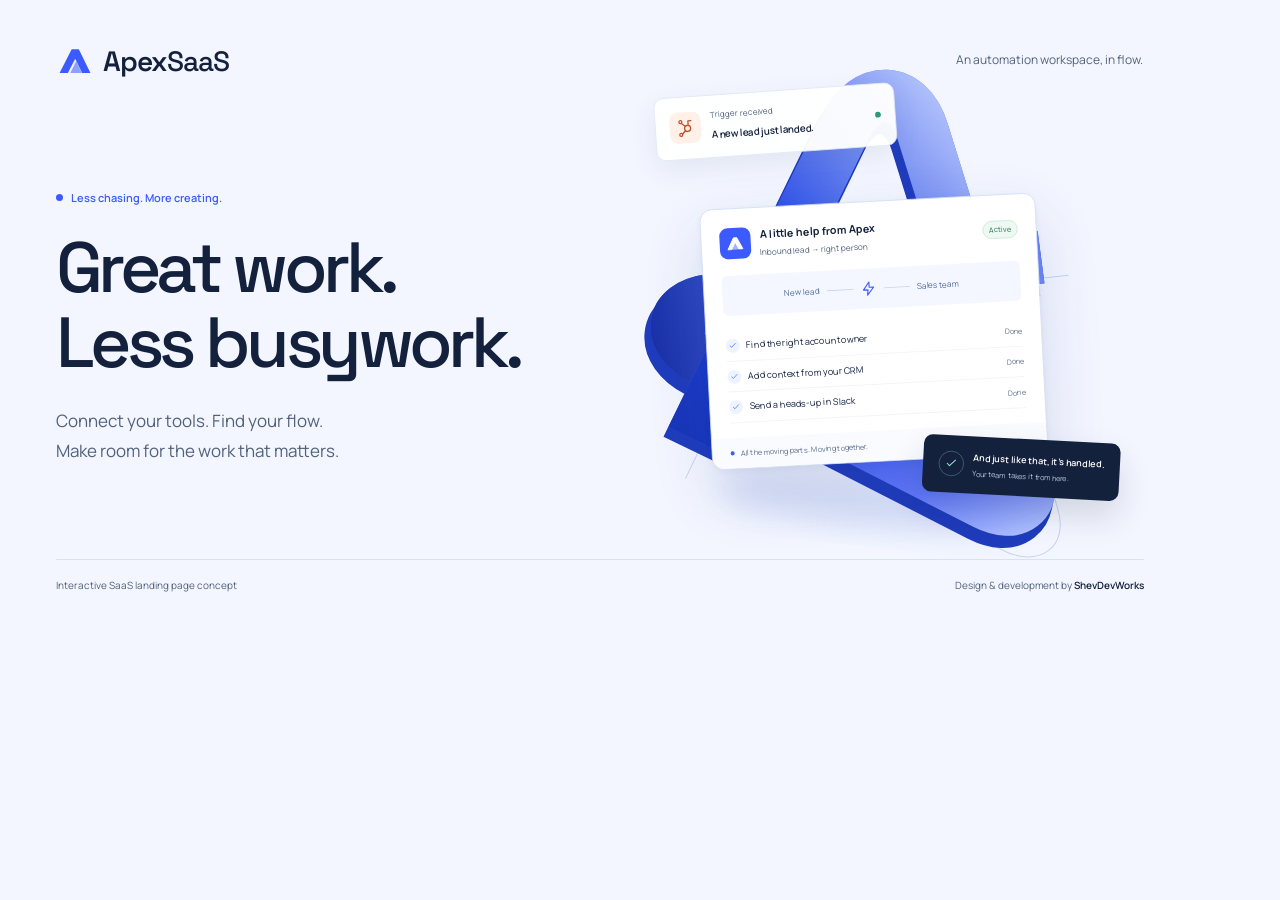
<file: scripts/social-cover.html>
<!doctype html>
<html lang="en">
  <head>
    <meta charset="utf-8" />
    <meta name="viewport" content="width=1200" />
    <title>ApexSaaS — Social cover</title>
    <link rel="stylesheet" href="../css/style.css" />
    <style>
      html,
      body {
        width: 1200px;
        height: 630px;
        overflow: hidden;
        margin: 0;
        background: #f3f6ff;
      }
      body {
        position: relative;
      }
      .cover-brand {
        position: absolute;
        left: 56px;
        top: 42px;
        font-size: 28px;
      }
      .cover-brand .brand-mark {
        width: 38px;
        height: 38px;
      }
      .cover-type {
        position: absolute;
        right: 57px;
        top: 50px;
        font-size: 12px;
        color: #52627b;
      }
      .cover-copy {
        position: absolute;
        left: 56px;
        top: 183px;
        z-index: 4;
      }
      .cover-copy h1 {
        font-size: 71px;
        line-height: 1.05;
        letter-spacing: -4.6px;
      }
      .cover-copy p {
        font-size: 17px;
        color: #52627b;
        line-height: 1.8;
        margin-top: 25px;
      }
      .cover-copy .cover-label {
        display: inline-flex;
        gap: 8px;
        align-items: center;
        font-size: 11px;
        font-weight: 600;
        margin: 0 0 24px;
        color: #3c5bff;
      }
      .hero-art {
        position: absolute;
        left: 640px;
        top: 60px;
        width: 580px;
        height: 580px;
        transform: scale(0.82);
        transform-origin: top left;
      }
      .hero-art .flow-sculpture {
        width: 660px;
        left: -32px;
        top: -39px;
      }
      .hero-art .hero-agent {
        left: 80px;
        top: 172px;
        width: 410px;
      }
      .hero-art .hero-event {
        top: 37px;
        left: 18px;
        width: 294px;
      }
      .hero-art .hero-delivered {
        bottom: 48px;
        right: -5px;
      }
      .art-caption {
        display: none;
      }
      .cover-footer {
        position: absolute;
        left: 56px;
        bottom: 36px;
        right: 56px;
        border-top: 1px solid #d9e2f4;
        padding-top: 17px;
        display: flex;
        justify-content: space-between;
        font-size: 10px;
        color: #52627b;
      }
      .cover-footer strong {
        color: #14213d;
        font-weight: 600;
      }
    </style>
  </head>
  <body>
    <svg class="svg-library" xmlns="http://www.w3.org/2000/svg" aria-hidden="true">
      <symbol id="i-apex" viewBox="0 0 32 32">
        <path d="M3 26 13.2 6h6L29 26h-7L16.2 14 10 26Z" fill="currentColor" />
        <path d="m14 22 3-6 4.8 10H12Z" fill="currentColor" opacity=".55" />
      </symbol>
      <symbol id="i-arrow" viewBox="0 0 24 24"><path d="M5 12h14m-6-6 6 6-6 6" /></symbol>
      <symbol id="i-check" viewBox="0 0 24 24"><path d="m5 12 4 4L19 6" /></symbol>
      <symbol id="i-play" viewBox="0 0 24 24">
        <path d="m9 5 10 7-10 7Z" fill="currentColor" stroke="none" />
      </symbol>
      <symbol id="i-bolt" viewBox="0 0 24 24"><path d="m13 2-9 12h7l-1 8 10-12h-7Z" /></symbol>
      <symbol id="i-sliders" viewBox="0 0 24 24">
        <path d="M4 7h5m5 0h6M4 17h10m5 0h1M9 4v6m5 4v6" />
      </symbol>
      <symbol id="i-clock" viewBox="0 0 24 24">
        <circle cx="12" cy="12" r="9" />
        <path d="M12 7v5l3 2" />
      </symbol>
      <symbol id="i-grid" viewBox="0 0 24 24">
        <rect x="4" y="4" width="6" height="6" rx="1" />
        <rect x="14" y="4" width="6" height="6" rx="1" />
        <rect x="4" y="14" width="6" height="6" rx="1" />
        <rect x="14" y="14" width="6" height="6" rx="1" />
      </symbol>
      <symbol id="i-shield" viewBox="0 0 24 24">
        <path d="m12 3 8 3v6c0 5-8 9-8 9s-8-4-8-9V6Z" />
        <path d="m8 12 3 3 5-6" />
      </symbol>
      <symbol id="i-branch" viewBox="0 0 24 24">
        <circle cx="6" cy="5" r="2" />
        <circle cx="6" cy="19" r="2" />
        <circle cx="18" cy="5" r="2" />
        <path d="M6 7v10m0-4c8 0 12-2 12-6" />
      </symbol>
      <symbol id="i-close" viewBox="0 0 24 24"><path d="m6 6 12 12M6 18 18 6" /></symbol>
      <symbol id="i-plus" viewBox="0 0 24 24"><path d="M12 5v14M5 12h14" /></symbol>
      <symbol id="i-github" viewBox="0 0 24 24">
        <path
          d="M12 2a10 10 0 0 0-3.16 19.49c.5.09.68-.22.68-.48v-1.7c-2.78.6-3.37-1.18-3.37-1.18-.46-1.16-1.11-1.47-1.11-1.47-.91-.62.07-.6.07-.6 1 .07 1.53 1.03 1.53 1.03.9 1.53 2.34 1.09 2.91.83.09-.65.35-1.09.64-1.34-2.22-.25-4.55-1.11-4.55-4.94 0-1.09.39-1.98 1.03-2.68-.1-.25-.45-1.27.1-2.65 0 0 .84-.27 2.75 1.02A9.58 9.58 0 0 1 12 6.99c.85 0 1.71.11 2.51.34 1.91-1.29 2.75-1.02 2.75-1.02.55 1.38.2 2.4.1 2.65.64.7 1.03 1.59 1.03 2.68 0 3.84-2.34 4.69-4.57 4.94.36.31.68.92.68 1.85v2.58c0 .27.18.58.69.48A10 10 0 0 0 12 2Z"
          fill="currentColor"
          stroke="none"
        />
      </symbol>
      <symbol id="i-slack" viewBox="0 0 24 24">
        <path
          d="M9 2v9M2 9h9m4-7v9m7-2h-7M2 15h9m-2 7v-7m6 7v-7m7 0h-7"
          stroke="currentColor"
          stroke-width="4"
          stroke-linecap="round"
        />
      </symbol>
      <symbol id="i-linear" viewBox="0 0 24 24">
        <path
          d="M3 11a9 9 0 0 0 10 10ZM3 6l15 15M6 3l15 15M10 3l11 11M15 3l6 6"
          stroke-width="2.5"
        />
      </symbol>
      <symbol id="i-hub" viewBox="0 0 24 24">
        <circle cx="15" cy="13" r="4" />
        <circle cx="6" cy="4" r="2" />
        <circle cx="6" cy="21" r="2" />
        <path d="m7 6 5 4m0 6-4 4M16 9V3h4" />
      </symbol>
    </svg>
    <div class="brand cover-brand">
      <svg class="brand-mark" aria-hidden="true"><use href="#i-apex" /></svg
      ><span>Apex<span class="brand-light">SaaS</span></span>
    </div>
    <span class="cover-type">An automation workspace, in flow.</span>
    <div class="cover-copy">
      <p class="cover-label"><span class="status-dot"></span> Less chasing. More creating.</p>
      <h1>Great work.<br />Less busywork.</h1>
      <p>Connect your tools. Find your flow.<br />Make room for the work that matters.</p>
    </div>
    <div
      class="hero-art"
      aria-label="Workflow preview: a new request is routed by Apex and delivered to the right team"
    >
      <svg class="flow-sculpture" viewBox="0 0 650 650" fill="none" aria-hidden="true">
        <defs>
          <linearGradient
            id="ribbon-main"
            x1="200"
            y1="30"
            x2="480"
            y2="630"
            gradientUnits="userSpaceOnUse"
          >
            <stop stop-color="#8099ff" />
            <stop offset=".23" stop-color="#4769ff" />
            <stop offset=".57" stop-color="#2344dd" />
            <stop offset=".84" stop-color="#637aff" />
            <stop offset="1" stop-color="#bed0ff" />
          </linearGradient>
          <linearGradient
            id="ribbon-edge"
            x1="100"
            y1="550"
            x2="480"
            y2="130"
            gradientUnits="userSpaceOnUse"
          >
            <stop stop-color="#1734b3" />
            <stop offset=".47" stop-color="#2045e4" />
            <stop offset="1" stop-color="#c5d2ff" />
          </linearGradient>
          <linearGradient
            id="ribbon-light"
            x1="40"
            y1="400"
            x2="540"
            y2="240"
            gradientUnits="userSpaceOnUse"
          >
            <stop stop-color="#172da2" />
            <stop offset=".45" stop-color="#577bff" />
            <stop offset=".83" stop-color="#a9c4ff" />
            <stop offset="1" stop-color="#3c5bff" />
          </linearGradient>
          <filter id="ribbon-shadow" x="-40%" y="-40%" width="180%" height="180%">
            <feGaussianBlur stdDeviation="18" />
          </filter>
        </defs>
        <ellipse
          cx="334"
          cy="572"
          rx="183"
          ry="28"
          fill="#3159ce"
          opacity=".15"
          filter="url(#ribbon-shadow)"
        />
        <path
          class="sculpture-outline"
          d="M110 565 269 121c22-60 82-60 105-5l184 437c20 46-15 76-62 57L99 446c-49-20-48-66 4-77l439-95"
          stroke="#c6d3f2"
          stroke-width="1.2"
        />
        <path
          d="m110 529 142-392c19-52 71-57 94-3l167 388c17 42-7 63-46 48L111 433c-46-18-47-60 2-71l390-93"
          stroke="#1f3cbc"
          stroke-width="67"
          stroke-linejoin="round"
        />
        <path
          d="m113 516 144-392c19-52 70-57 93-3l167 388c17 42-7 63-46 48L115 420c-46-18-47-60 2-71l390-93"
          stroke="url(#ribbon-main)"
          stroke-width="63"
          stroke-linejoin="round"
        />
        <path
          d="m113 516 144-392c19-52 70-57 93-3l47 109"
          stroke="url(#ribbon-edge)"
          stroke-width="63"
        />
        <path d="m115 420c-46-18-47-60 2-71l390-93" stroke="url(#ribbon-light)" stroke-width="63" />
        <path d="m115 389 388-93" stroke="#dce8ff" stroke-opacity=".6" stroke-width="1.5" />
      </svg>
      <div class="hero-event hero-floating">
        <span class="app-icon app-orange"
          ><svg class="icon" aria-hidden="true"><use href="#i-hub" /></svg
        ></span>
        <div>
          <span class="micro-label">Trigger received</span><strong>A new lead just landed.</strong>
        </div>
        <span class="event-dot"></span>
      </div>
      <div class="hero-agent">
        <div class="hero-agent-top">
          <span class="app-icon app-blue"
            ><svg class="icon" aria-hidden="true"><use href="#i-apex" /></svg
          ></span>
          <div>
            <strong>A little help from Apex</strong><span>Inbound lead → right person</span>
          </div>
          <span class="tiny-status">Active</span>
        </div>
        <div class="agent-routing">
          <span>New lead</span><i></i
          ><svg class="icon" aria-hidden="true"><use href="#i-bolt" /></svg><i></i
          ><span>Sales team</span>
        </div>
        <div class="agent-task">
          <span class="task-check"
            ><svg class="icon" aria-hidden="true"><use href="#i-check" /></svg
          ></span>
          Find the right account owner <span>Done</span>
        </div>
        <div class="agent-task">
          <span class="task-check"
            ><svg class="icon" aria-hidden="true"><use href="#i-check" /></svg
          ></span>
          Add context from your CRM <span>Done</span>
        </div>
        <div class="agent-task">
          <span class="task-check"
            ><svg class="icon" aria-hidden="true"><use href="#i-check" /></svg
          ></span>
          Send a heads-up in Slack <span>Done</span>
        </div>
        <div class="agent-bottom">
          <span><span class="status-dot"></span> All the moving parts. Moving together.</span>
        </div>
      </div>
      <div class="hero-delivered hero-floating">
        <span class="delivery-icon"
          ><svg class="icon" aria-hidden="true"><use href="#i-check" /></svg
        ></span>
        <div>
          <strong>And just like that, it’s handled.</strong
          ><span>Your team takes it from here.</span>
        </div>
      </div>
      <span class="art-caption">A clear path from “to do” to done.</span>
    </div>
    <div class="cover-footer">
      <span>Interactive SaaS landing page concept</span
      ><span>Design &amp; development by <strong>ShevDevWorks</strong></span>
    </div>
  </body>
</html>
</file>
<file: css/style.css>
/* ApexSaaS — a connected workspace. No build step or external runtime. */
@font-face {
  font-family: Manrope;
  src: url('../fonts/manrope-latin-400-normal.woff2') format('woff2');
  font-style: normal;
  font-weight: 400;
  font-display: swap;
}
@font-face {
  font-family: Manrope;
  src: url('../fonts/manrope-latin-500-normal.woff2') format('woff2');
  font-style: normal;
  font-weight: 500;
  font-display: swap;
}
@font-face {
  font-family: Manrope;
  src: url('../fonts/manrope-latin-600-normal.woff2') format('woff2');
  font-style: normal;
  font-weight: 600;
  font-display: swap;
}
@font-face {
  font-family: Manrope;
  src: url('../fonts/manrope-latin-700-normal.woff2') format('woff2');
  font-style: normal;
  font-weight: 700;
  font-display: swap;
}
@font-face {
  font-family: 'Space Grotesk';
  src: url('../fonts/space-grotesk-latin-500-normal.woff2') format('woff2');
  font-style: normal;
  font-weight: 500;
  font-display: swap;
}
@font-face {
  font-family: 'Space Grotesk';
  src: url('../fonts/space-grotesk-latin-600-normal.woff2') format('woff2');
  font-style: normal;
  font-weight: 600;
  font-display: swap;
}
@font-face {
  font-family: 'Space Grotesk';
  src: url('../fonts/space-grotesk-latin-700-normal.woff2') format('woff2');
  font-style: normal;
  font-weight: 700;
  font-display: swap;
}
:root {
  --ink: #14213d;
  --blue: #3c5bff;
  --blue-deep: #2946dc;
  --paper: #f3f6ff;
  --white: #fff;
  --muted: #52627b;
  --line: #dce3f1;
  --mint: #9de7d6;
  --nav-height: 88px;
  --ease: cubic-bezier(0.22, 1, 0.36, 1);
  color-scheme: light;
}
*,
*::before,
*::after {
  box-sizing: border-box;
}
html {
  scroll-behavior: smooth;
  scroll-padding-top: 112px;
}
body {
  margin: 0;
  background: var(--white);
  color: var(--ink);
  font:
    400 15px/1.7 Manrope,
    Arial,
    sans-serif;
  -webkit-font-smoothing: antialiased;
}
body.dialog-open {
  overflow: hidden;
}
button,
input {
  font: inherit;
}
button,
a {
  -webkit-tap-highlight-color: transparent;
}
button {
  cursor: pointer;
}
button:disabled {
  cursor: wait;
}
button {
  color: inherit;
}
a {
  color: inherit;
  text-decoration: none;
}
button,
summary,
a,
input {
  touch-action: manipulation;
}
:focus-visible {
  outline: 3px solid var(--blue);
  outline-offset: 5px;
}
::selection {
  background: #ccd7ff;
  color: var(--ink);
}
[hidden] {
  display: none !important;
}
svg {
  display: block;
}
.svg-library {
  position: absolute;
  width: 0;
  height: 0;
  overflow: hidden;
}
.icon {
  width: 20px;
  height: 20px;
  flex-shrink: 0;
  fill: none;
  stroke: currentColor;
  stroke-width: 1.7;
  stroke-linecap: round;
  stroke-linejoin: round;
}
h1,
h2,
h3,
h4,
p {
  margin: 0;
}
h1,
h2,
h3,
h4 {
  font-family: 'Space Grotesk', Arial, sans-serif;
  font-weight: 500;
}
h2 {
  font-size: clamp(36px, 4.2vw, 58px);
  line-height: 1.1;
  letter-spacing: -0.052em;
}
p {
  max-width: 70ch;
}
.wrap {
  width: calc(100% - 112px);
  max-width: 1280px;
  margin-inline: auto;
}
.section-pad {
  padding-block: 112px;
}
.eyebrow {
  font-size: 13px;
  font-weight: 600;
  line-height: 1.5;
  letter-spacing: 0;
  display: flex;
  align-items: center;
  gap: 10px;
  margin-bottom: 24px;
}
.status-dot {
  display: inline-block;
  width: 7px;
  height: 7px;
  border-radius: 50%;
  background: var(--blue);
  flex-shrink: 0;
}
.small-cross {
  font-size: 25px;
  color: var(--blue);
  line-height: 1;
}
.subtle {
  color: var(--muted);
  font-size: 13px;
}
.noscript-note {
  margin-bottom: 20px;
  padding: 16px;
  background: var(--paper);
  border: 1px solid var(--line);
  border-radius: 8px;
  font-size: 13px;
}
.button {
  display: inline-flex;
  align-items: center;
  justify-content: center;
  gap: 18px;
  min-height: 48px;
  padding: 13px 22px;
  border: 1px solid transparent;
  border-radius: 8px;
  font-size: 13px;
  font-weight: 600;
  line-height: 1.4;
  transition:
    background 0.2s,
    color 0.2s,
    box-shadow 0.2s;
  white-space: nowrap;
}
.button .icon {
  width: 18px;
  height: 18px;
  transition: transform 0.25s var(--ease);
}
.button:hover .icon {
  transform: translateX(3px);
}
.button-blue {
  color: white;
  background: var(--blue);
  box-shadow: 0 4px 10px #304adb16;
}
.button-blue:hover {
  background: var(--blue-deep);
  box-shadow: 0 6px 18px #304adb24;
}
.button-blue:disabled {
  background: #5067c0;
  box-shadow: none;
}
.button-dark {
  background: var(--ink);
  color: white;
}
.button-dark:hover {
  background: #253757;
}
.button-white {
  background: white;
  color: var(--ink);
}
.button-white:hover {
  background: #e9efff;
}
.button-outline {
  border-color: #cad4e5;
  background: transparent;
  color: var(--ink);
}
.button-outline:hover {
  border-color: var(--blue);
  background: #eef2ff;
}
.button-large {
  min-height: 54px;
  padding-inline: 26px;
  font-size: 14px;
}
.text-link {
  display: inline-flex;
  align-items: center;
  gap: 10px;
  font-size: 13px;
  font-weight: 600;
}
.play-circle {
  border: 1px solid #bac7e1;
  width: 32px;
  height: 32px;
  border-radius: 50%;
  display: grid;
  place-items: center;
  transition: background 0.2s;
}
.text-link:hover .play-circle {
  background: #dce5ff;
}
.play-circle .icon {
  width: 15px;
  height: 15px;
}
.skip-link {
  position: fixed;
  top: 12px;
  left: 12px;
  z-index: 110;
  background: white;
  padding: 10px 18px;
  border: 2px solid var(--blue);
  transform: translateY(-150%);
}
.skip-link:focus {
  transform: translateY(0);
}
/* Navigation */
.site-header {
  height: var(--nav-height);
  position: sticky;
  top: 0;
  z-index: 50;
  background: #f3f6fff2;
  border-bottom: 1px solid transparent;
  transition:
    box-shadow 0.25s,
    border-color 0.25s;
  backdrop-filter: blur(14px);
}
.site-header.scrolled {
  box-shadow: 0 2px 18px #14213d08;
  border-color: var(--line);
}
.nav {
  height: 100%;
  display: flex;
  align-items: center;
  justify-content: space-between;
  gap: 30px;
}
.brand {
  display: inline-flex;
  align-items: center;
  gap: 9px;
  font-family: 'Space Grotesk', Arial, sans-serif;
  font-size: 25px;
  letter-spacing: -1px;
  font-weight: 600;
  line-height: 1;
}
.brand-mark {
  width: 34px;
  height: 34px;
  color: var(--blue);
  flex-shrink: 0;
}
.brand-light {
  font-weight: 500;
}
.desktop-nav {
  display: flex;
  gap: 30px;
  margin-left: 38px;
}
.desktop-nav a {
  font-size: 13px;
  color: #38465f;
  position: relative;
  padding-block: 8px;
}
.desktop-nav a::after {
  content: '';
  position: absolute;
  bottom: 0;
  left: 0;
  right: 0;
  height: 2px;
  background: var(--blue);
  transform: scaleX(0);
  transform-origin: left;
  transition: transform 0.25s;
}
.desktop-nav a:hover::after,
.desktop-nav a[aria-current='location']::after {
  transform: scaleX(1);
}
.nav-cta {
  min-height: 42px;
  padding: 11px 18px;
  font-size: 12px;
}
.menu-toggle {
  display: none;
  width: 44px;
  height: 44px;
  position: relative;
  border: 1px solid #cdd7e9;
  background: transparent;
  border-radius: 8px;
}
.menu-toggle span {
  position: absolute;
  left: 11px;
  right: 11px;
  top: 16px;
  height: 2px;
  background: var(--ink);
  transition: transform 0.2s;
}
.menu-toggle span + span {
  top: 24px;
}
.menu-toggle[aria-expanded='true'] span {
  transform: translateY(4px) rotate(45deg);
}
.menu-toggle[aria-expanded='true'] span + span {
  transform: translateY(-4px) rotate(-45deg);
}
.mobile-menu {
  background: var(--paper);
  padding: 18px 24px 28px;
  border-bottom: 1px solid var(--line);
  box-shadow: 0 16px 20px #14213d10;
}
.mobile-menu > a {
  display: block;
  padding: 13px 8px;
}
.mobile-menu .button {
  margin-top: 16px;
  text-align: center;
}
/* The ribbon is a scalable, original vector, not a downloaded hero image. */
.hero {
  background: var(--paper);
  overflow: clip;
  position: relative;
}
.hero-grid {
  display: grid;
  grid-template-columns: 1.05fr 1fr;
  align-items: center;
  min-height: 650px;
  gap: 0;
  padding-top: 24px;
  padding-bottom: 28px;
}
.hero-copy {
  position: relative;
  z-index: 2;
  padding-bottom: 10px;
  min-width: 0;
}
.hero-intro {
  margin-bottom: 30px;
  color: #40526e;
}
.hero h1 {
  font-size: clamp(54px, 6.1vw, 88px);
  letter-spacing: -0.068em;
  line-height: 1.02;
  position: relative;
  margin-left: -4px;
  white-space: nowrap;
}
.hero h1 span {
  display: block;
}
.hero-description {
  font-size: 15px;
  line-height: 1.85;
  color: var(--muted);
  margin-top: 28px;
}
.hero-actions {
  display: flex;
  gap: 28px;
  align-items: center;
  margin-top: 31px;
}
.hero-footnote {
  display: flex;
  align-items: center;
  gap: 22px;
  font-size: 11px;
  color: #53637d;
  margin-top: 28px;
}
.hero-footnote > span {
  display: flex;
  align-items: center;
  gap: 7px;
}
.hero-footnote .icon {
  width: 14px;
  height: 14px;
  color: #4661af;
}
.hero-art {
  position: relative;
  min-width: 0;
  height: 580px;
  isolation: isolate;
  perspective: 1000px;
}
.flow-sculpture {
  position: absolute;
  width: 660px;
  max-width: none;
  height: auto;
  top: -39px;
  left: -32px;
  z-index: -1;
  transform: rotate(6deg);
}
.hero-event {
  position: absolute;
  top: 37px;
  left: 18px;
  display: flex;
  align-items: center;
  gap: 12px;
  background: #fffffff5;
  border: 1px solid #e0e7f3;
  box-shadow: 0 12px 32px #2a427316;
  border-radius: 12px;
  padding: 15px 17px;
  transform: rotate(-4deg);
  width: 294px;
  z-index: 3;
}
.app-icon {
  width: 38px;
  height: 38px;
  display: inline-flex;
  flex-shrink: 0;
  align-items: center;
  justify-content: center;
  border-radius: 10px;
}
.app-icon .icon {
  width: 22px;
  height: 22px;
}
.app-orange {
  background: #fff0e8;
  color: #c2502b;
}
.app-blue {
  background: var(--blue);
  color: white;
}
.app-purple {
  background: #f0eafd;
  color: #695091;
}
.app-ink {
  background: #ebedf3;
  color: #202939;
}
.micro-label {
  font-size: 10px;
  color: var(--muted);
  display: block;
  margin-bottom: 2px;
}
.hero-event strong {
  font-size: 12px;
  font-weight: 600;
}
.event-dot {
  width: 7px;
  height: 7px;
  border-radius: 50%;
  background: #2b9b77;
  margin-left: auto;
}
.hero-agent {
  position: absolute;
  left: 80px;
  top: 172px;
  width: 410px;
  border: 1px solid #d5dff2;
  background: white;
  border-radius: 15px;
  box-shadow:
    0 30px 75px #20368d24,
    0 3px 9px #142a6f0d;
  transform: rotate(-3deg);
  z-index: 2;
  overflow: hidden;
}
.hero-agent-top {
  display: flex;
  align-items: center;
  gap: 11px;
  padding: 21px 22px 18px;
}
.hero-agent-top strong {
  font-size: 13px;
  display: block;
  font-weight: 700;
}
.hero-agent-top > div > span {
  display: block;
  font-size: 10px;
  color: var(--muted);
  margin-top: 3px;
}
.tiny-status {
  font-size: 9px;
  color: #267555;
  background: #edf9f2;
  border: 1px solid #cae9d7;
  padding: 2px 7px;
  border-radius: 20px;
  margin-left: auto;
}
.agent-routing {
  display: flex;
  align-items: center;
  justify-content: center;
  gap: 9px;
  background: #f4f7ff;
  margin: 0 22px 18px;
  padding: 15px 18px;
  border-radius: 7px;
  font-size: 10px;
  color: #546b9c;
}
.agent-routing .icon {
  width: 19px;
  height: 19px;
  color: var(--blue);
}
.agent-routing i {
  width: 32px;
  height: 1px;
  background: #c8d5ef;
  position: relative;
  overflow: hidden;
}
.agent-routing i::after {
  content: '';
  position: absolute;
  inset: 0;
  background: var(--blue);
  transform: translateX(-110%);
}
.hero-art.intro-complete .agent-routing i::after {
  animation: route-signal 1.2s var(--ease) 2;
}
.agent-task {
  display: flex;
  align-items: center;
  gap: 8px;
  font-size: 11px;
  margin: 0 23px;
  padding: 9px 0;
  border-bottom: 1px solid #f0f3f9;
}
.agent-task > span:last-child {
  margin-left: auto;
  font-size: 9px;
  color: #60718b;
}
.task-check {
  width: 17px;
  height: 17px;
  border-radius: 50%;
  background: #edf3ff;
  color: var(--blue);
  display: grid;
  place-items: center;
}
.task-check .icon {
  width: 11px;
  height: 11px;
}
.agent-bottom {
  background: #f9fbff;
  margin-top: 18px;
  padding: 11px 22px;
  font-size: 9px;
  color: #5d6e89;
}
.agent-bottom > span {
  display: flex;
  align-items: center;
  gap: 7px;
}
.agent-bottom .status-dot {
  width: 5px;
  height: 5px;
}
.hero-delivered {
  position: absolute;
  bottom: 48px;
  right: -5px;
  display: flex;
  align-items: center;
  gap: 11px;
  padding: 17px 19px;
  background: var(--ink);
  color: white;
  border-radius: 11px;
  box-shadow: 0 20px 40px #14213d25;
  transform: rotate(3deg);
  z-index: 4;
}
.delivery-icon {
  display: grid;
  place-items: center;
  width: 31px;
  height: 31px;
  flex-shrink: 0;
  border: 1px solid #9de7d655;
  color: var(--mint);
  border-radius: 50%;
}
.delivery-icon .icon {
  width: 17px;
  height: 17px;
}
.hero-delivered strong {
  font-size: 11px;
  display: block;
  font-weight: 600;
}
.hero-delivered div > span {
  font-size: 9px;
  color: #b8c6df;
  display: block;
  margin-top: 2px;
}
.art-caption {
  position: absolute;
  bottom: 0;
  left: 100px;
  right: 20px;
  text-align: center;
  color: #61718d;
  font-size: 10px;
}
.connections {
  display: flex;
  align-items: center;
  gap: 64px;
  border-top: 1px solid #dce4f2;
  padding-block: 35px 41px;
}
.connections > p {
  font-size: 11px;
  line-height: 1.7;
  flex-shrink: 0;
  color: #586780;
}
.tool-logos {
  display: flex;
  align-items: center;
  justify-content: space-between;
  flex: 1;
  gap: 34px;
}
.tool-logos > span {
  display: flex;
  align-items: center;
  gap: 9px;
  font-family: 'Space Grotesk', Arial, sans-serif;
  font-size: 23px;
  letter-spacing: -0.7px;
  font-weight: 600;
  color: #52617b;
}
.tool-logos .icon {
  width: 25px;
  height: 25px;
}
.notion-icon {
  font-family: Georgia, serif;
  border: 1.7px solid currentColor;
  border-radius: 3px;
  font-weight: 700;
  font-size: 22px;
  line-height: 1;
  width: 25px;
  height: 26px;
  display: grid;
  place-items: center;
  box-shadow: 2px 2px 0 currentColor;
  margin-right: 2px;
}
/* A real, keyboard-operable workflow playground. */
.section-heading {
  display: flex;
  align-items: flex-end;
  justify-content: space-between;
  gap: 48px;
  margin-bottom: 48px;
}
.section-heading > p {
  font-size: 14px;
  line-height: 1.9;
  color: var(--muted);
  padding-bottom: 3px;
}
.section-heading .eyebrow {
  margin-bottom: 21px;
}
.workspace-shell {
  border: 1px solid #d6e0f0;
  border-radius: 16px;
  box-shadow: 0 20px 65px #243c6b0a;
  overflow: hidden;
}
.workspace-topbar {
  display: flex;
  align-items: center;
  justify-content: space-between;
  gap: 16px;
  background: #fafbfe;
  border-bottom: 1px solid var(--line);
  padding: 17px 27px;
}
.workspace-name {
  display: flex;
  align-items: center;
  gap: 10px;
  font-size: 12px;
  font-weight: 600;
}
.workspace-name > span {
  color: #9babc0;
  margin-inline: 4px;
}
.workspace-name .brand-mark {
  width: 24px;
  height: 24px;
}
.sample-pill {
  display: flex;
  align-items: center;
  gap: 6px;
  border: 1px solid #d7e2f2;
  border-radius: 20px;
  padding: 4px 9px;
  font-size: 10px;
  color: #526987;
  background: white;
}
.sample-pill > span {
  width: 5px;
  height: 5px;
  background: #537cf7;
  border-radius: 50%;
}
.scenario-tabs {
  display: flex;
  gap: 34px;
  padding: 0 28px;
  border-bottom: 1px solid var(--line);
}
.scenario-tabs > button {
  border: 0;
  border-bottom: 2px solid transparent;
  background: transparent;
  padding: 19px 0 17px;
  display: flex;
  align-items: center;
  gap: 8px;
  font-size: 12px;
  color: var(--muted);
  white-space: nowrap;
  transition:
    color 0.2s,
    border 0.2s;
}
.scenario-tabs .icon {
  width: 16px;
  height: 16px;
}
.scenario-tabs > button[aria-selected='true'] {
  border-color: var(--blue);
  color: var(--blue);
}
.workflow-panel {
  padding: 29px 34px 26px;
}
.flow-toolbar {
  display: flex;
  align-items: center;
  justify-content: space-between;
  gap: 24px;
  margin-bottom: 35px;
}
.flow-toolbar h3 {
  font-size: 19px;
  letter-spacing: -0.5px;
  margin-bottom: 5px;
}
.flow-toolbar p {
  font-size: 11px;
  color: var(--muted);
}
.flow-toolbar .button {
  font-size: 11px;
  min-height: 40px;
  padding: 10px 16px;
  gap: 8px;
  min-width: 146px;
}
.flow-toolbar .button .icon {
  width: 15px;
  height: 15px;
}
.flow-canvas {
  display: grid;
  grid-template-columns: 1fr 66px 1fr 66px 1fr;
  align-items: center;
  background-image: radial-gradient(#ccd8ec 1px, transparent 1px);
  background-size: 16px 16px;
  background-position: 8px 5px;
  padding: 14px 0 24px;
}
.flow-column {
  min-width: 0;
}
.node-caption {
  font-size: 10px;
  color: #5c6b83;
  display: block;
  margin-bottom: 12px;
  background: white;
  width: fit-content;
  padding-right: 7px;
}
.flow-node {
  width: 100%;
  text-align: left;
  display: flex;
  flex-direction: column;
  gap: 5px;
  background: white;
  border: 1px solid #cdd9ee;
  border-radius: 11px;
  padding: 20px 21px 17px;
  box-shadow: 0 5px 14px #23407006;
  position: relative;
  transition:
    border-color 0.25s,
    background 0.25s,
    box-shadow 0.25s;
}
.flow-node:hover,
.flow-node[aria-pressed='true'] {
  border-color: var(--blue);
  box-shadow: 0 0 0 3px #3c5bff0c;
}
.apex-node {
  border-color: #9aaeff;
  background: #f8faff;
}
.node-header {
  display: flex;
  justify-content: space-between;
  align-items: center;
  width: 100%;
  margin-bottom: 14px;
}
.node-number {
  font-family: 'Space Grotesk', Arial, sans-serif;
  color: #7b8ca6;
  font-size: 11px;
}
.flow-node strong {
  font-size: 13px;
  font-weight: 700;
}
.flow-node > span:not(.node-header) {
  font-size: 10px;
  color: #62718a;
}
.flow-node .node-meta {
  border-top: 1px solid #e6ecf6;
  padding-top: 12px;
  margin-top: 11px;
  width: 100%;
  font-size: 9px !important;
}
.flow-node.is-active {
  border-color: var(--blue);
  box-shadow: 0 0 0 4px #3c5bff14;
  background: #f5f8ff;
}
.flow-node.is-done .node-number {
  background: var(--blue);
  border-radius: 50%;
  width: 19px;
  height: 19px;
  display: grid;
  place-items: center;
  color: white;
  font-size: 9px;
}
.flow-connector {
  height: 26px;
  margin-top: 25px;
  position: relative;
  display: flex;
  align-items: center;
}
.flow-connector > span {
  height: 1px;
  background: #b8c8e3;
  width: 100%;
  position: relative;
}
.flow-connector > span::after {
  content: '';
  width: 6px;
  height: 6px;
  position: absolute;
  right: 0;
  top: -2.5px;
  border-top: 1px solid #94a8c7;
  border-right: 1px solid #94a8c7;
  transform: rotate(45deg);
}
.flow-connector > i {
  position: absolute;
  left: 0;
  width: 7px;
  height: 7px;
  border-radius: 50%;
  background: var(--blue);
  box-shadow: 0 0 0 4px #3c5bff14;
  opacity: 0;
}
.flow-canvas[data-step='1'] .flow-connector:nth-child(2) > i,
.flow-canvas[data-step='2'] .flow-connector:nth-child(4) > i {
  animation: flow-packet 0.8s var(--ease) both;
}
.flow-canvas[data-step='done'] .flow-connector > span {
  background: #5273f0;
}
.flow-inspector {
  border: 1px solid #e0e7f3;
  background: #f7f9ff;
  border-radius: 8px;
  display: grid;
  grid-template-columns: 205px 1fr auto;
  align-items: center;
  gap: 16px;
  padding: 14px 17px;
  min-height: 66px;
}
.inspector-label {
  display: flex;
  align-items: center;
  gap: 8px;
  font-size: 11px;
}
.inspector-label strong {
  font-weight: 600;
}
.inspector-dot {
  width: 6px;
  height: 6px;
  border-radius: 50%;
  background: #3c5bff;
}
.flow-inspector p {
  font-size: 10px;
  color: #596c88;
  line-height: 1.7;
}
.sample-label {
  font-size: 9px;
  color: #687a94;
  border-left: 1px solid #d9e2f1;
  padding-left: 13px;
}
.workspace-bottom {
  display: flex;
  justify-content: space-between;
  gap: 20px;
  border-top: 1px solid var(--line);
  padding: 14px 28px;
  font-size: 10px;
  color: #65738b;
}
.workspace-bottom > span:first-child {
  display: flex;
  align-items: center;
  gap: 7px;
}
.workspace-bottom .icon {
  width: 13px;
  height: 13px;
}
.workspace-notes {
  display: grid;
  grid-template-columns: 1fr 1fr;
  gap: 80px;
  margin-top: 34px;
}
.workspace-notes p {
  display: flex;
  gap: 13px;
  font-size: 12px;
  color: var(--muted);
}
.workspace-notes .icon {
  color: var(--blue);
  width: 19px;
  height: 19px;
  margin-top: 3px;
}
.workspace-notes strong {
  display: block;
  font-weight: 600;
  color: var(--ink);
  margin-bottom: 3px;
}
/* Three selectable product moments, not a wall of feature cards. */
.how-section {
  padding-top: 58px;
  padding-bottom: 120px;
  background: linear-gradient(180deg, #fff 0%, #f8faff 100%);
}
.how-grid {
  display: grid;
  grid-template-columns: 1fr 1fr;
  gap: 92px;
  align-items: center;
}
.how-copy > p:not(.eyebrow) {
  font-size: 14px;
  line-height: 1.9;
  color: var(--muted);
  margin-top: 24px;
  max-width: 430px;
}
.how-steps {
  margin-top: 29px;
}
.how-step {
  display: flex;
  gap: 18px;
  align-items: center;
  text-align: left;
  background: transparent;
  border: 0;
  border-bottom: 1px solid var(--line);
  width: 100%;
  padding: 21px 0;
  position: relative;
}
.how-step::after {
  content: '';
  position: absolute;
  bottom: -1px;
  left: 0;
  width: 100%;
  height: 2px;
  background: var(--blue);
  transform: scaleX(0);
  transform-origin: left;
  transition: transform 0.4s var(--ease);
}
.how-step[aria-selected='true']::after {
  transform: scaleX(1);
}
.step-index {
  font:
    500 12px 'Space Grotesk',
    Arial,
    sans-serif;
  color: #60708b;
  width: 27px;
  flex-shrink: 0;
}
.how-step > span:nth-child(2) {
  flex: 1;
}
.how-step strong {
  display: block;
  font-size: 14px;
  font-weight: 600;
}
.how-step > span > span {
  display: block;
  font-size: 10px;
  color: var(--muted);
  margin-top: 5px;
}
.how-step > .icon {
  width: 17px;
  height: 17px;
  color: #9ca9bd;
}
.how-step[aria-selected='true'] .step-index,
.how-step[aria-selected='true'] > .icon {
  color: var(--blue);
}
.how-preview {
  min-width: 0;
  position: relative;
  background: #eaf0ff;
  border-radius: 18px;
  height: 510px;
  display: flex;
  align-items: center;
  justify-content: center;
  isolation: isolate;
  overflow: hidden;
  padding: 32px;
}
.preview-decoration {
  position: absolute;
  inset: 0;
  z-index: -1;
  overflow: hidden;
}
.preview-decoration > span {
  position: absolute;
  width: 450px;
  height: 450px;
  border: 1px solid #d3def6;
  border-radius: 50%;
  top: 30px;
  left: calc(50% - 225px);
}
.preview-decoration > span:nth-child(2) {
  inset: 70px auto auto calc(50% - 185px);
  width: 370px;
  height: 370px;
}
.preview-decoration > span:nth-child(3) {
  inset: 110px auto auto calc(50% - 145px);
  width: 290px;
  height: 290px;
}
.setup-view {
  width: 100%;
  max-width: 430px;
  position: relative;
  padding-bottom: 19px;
}
.mini-window {
  background: white;
  border: 1px solid #cfdbf1;
  border-radius: 12px;
  padding: 23px;
  box-shadow: 0 19px 45px #22418912;
  width: 100%;
  transform: rotate(-2deg);
}
.mini-window-heading {
  display: flex;
  align-items: center;
  gap: 11px;
  margin-bottom: 20px;
}
.mini-window-heading h3 {
  font-family: Manrope, Arial, sans-serif;
  font-size: 12px;
  font-weight: 700;
  letter-spacing: -0.2px;
}
.mini-window-heading p {
  font-size: 9px;
  color: var(--muted);
  margin-top: 4px;
}
.mini-window-heading .app-icon {
  width: 32px;
  height: 32px;
  border-radius: 8px;
}
.mini-window-heading .icon {
  width: 18px;
  height: 18px;
}
.connection-row {
  display: flex;
  align-items: center;
  gap: 10px;
  padding: 15px 0;
  border-bottom: 1px solid #edf0f7;
}
.connection-row .app-icon {
  width: 32px;
  height: 32px;
  border-radius: 7px;
}
.connection-row .icon {
  width: 17px;
  height: 17px;
}
.connection-row > div {
  flex: 1;
}
.connection-row strong {
  display: block;
  font-size: 11px;
  font-weight: 600;
}
.connection-row > div > span {
  display: block;
  font-size: 9px;
  color: var(--muted);
}
.connected {
  display: flex;
  align-items: center;
  gap: 4px;
  font-size: 8px;
  color: #28674d;
  background: #edf9f2;
  padding: 3px 6px;
  border-radius: 4px;
}
.connected .icon {
  width: 11px;
  height: 11px;
}
.mini-window-footer {
  display: flex;
  justify-content: space-between;
  gap: 8px;
  margin-top: 19px;
  font-size: 8px;
  color: var(--muted);
}
.mini-window-footer > span {
  display: flex;
  align-items: center;
  gap: 6px;
}
.mini-window-footer i {
  width: 5px;
  height: 5px;
  border-radius: 50%;
  background: #3a8a67;
}
.floating-note {
  position: absolute;
  right: -15px;
  bottom: -22px;
  display: flex;
  align-items: center;
  gap: 8px;
  padding: 14px 18px;
  background: var(--ink);
  color: white;
  border-radius: 7px;
  font-size: 10px;
  transform: rotate(3deg);
  box-shadow: 0 12px 22px #2039691a;
}
.floating-note .icon {
  width: 16px;
  height: 16px;
  color: var(--mint);
}
.rule-example {
  display: flex;
  align-items: center;
  gap: 10px;
  padding: 14px 10px;
  border: 1px solid var(--line);
  border-radius: 6px;
}
.rule-key {
  color: var(--blue);
  background: #eef2ff;
  border-radius: 4px;
  padding: 3px 5px;
  font-size: 9px;
  min-width: 38px;
  text-align: center;
}
.rule-example strong {
  font-size: 10px;
  font-weight: 600;
}
.rule-example b {
  font-weight: 400;
  color: var(--muted);
}
.rule-example > .icon {
  width: 16px;
  height: 16px;
  margin-left: auto;
  color: #62799e;
}
.rule-join {
  height: 15px;
  width: 1px;
  background: #cbd7ed;
  margin-left: 28px;
}
.approval-request {
  background: #f4f7ff;
  border: 1px solid #e1e8f8;
  border-radius: 7px;
  padding: 17px 15px;
}
.approval-label {
  font-size: 9px;
  color: #5d7398;
}
.approval-request h4 {
  font:
    600 13px Manrope,
    Arial,
    sans-serif;
  margin: 7px 0;
}
.approval-request p {
  font-size: 10px;
  color: var(--muted);
  line-height: 1.9;
}
.approval-person {
  display: flex;
  align-items: center;
  gap: 9px;
  margin: 20px 0;
}
.avatar {
  display: grid;
  place-items: center;
  width: 31px;
  height: 31px;
  background: #e2e9ff;
  border-radius: 50%;
  font-size: 10px;
  color: #4f6196;
}
.approval-person strong {
  display: block;
  font-size: 10px;
}
.approval-person small {
  display: block;
  font-size: 8px;
  color: var(--muted);
}
.waiting-status {
  margin-left: auto;
  color: #766541;
  font-size: 9px;
}
.approval-window > .button {
  min-height: 38px;
  font-size: 10px;
  padding: 10px 12px;
  width: 100%;
  gap: 8px;
}
.approval-window > .button .icon {
  width: 14px;
  height: 14px;
}
.approval-result {
  font-size: 9px;
  min-height: 17px;
  color: #335f6b;
  text-align: center;
  margin-top: 9px;
}
/* A quiet, darker chapter connects the two light sections. */
.integrations-section {
  background: var(--ink);
  color: white;
  overflow: hidden;
}
.integrations-grid {
  display: grid;
  grid-template-columns: 1fr 1.18fr;
  align-items: center;
  gap: 60px;
  min-height: 560px;
  padding-block: 75px;
}
.integration-copy .eyebrow {
  color: #b9c8e5;
  margin-bottom: 22px;
}
.integration-copy .status-dot {
  background: var(--mint);
}
.integration-copy > p:not(.eyebrow) {
  font-size: 14px;
  color: #b4c2dc;
  line-height: 1.9;
  margin-top: 24px;
  max-width: 365px;
}
.integration-copy .button {
  margin-top: 28px;
  font-size: 12px;
}
.integration-note {
  display: block;
  font-size: 9px;
  color: #a9bad7;
  margin-top: 18px;
}
.integration-map {
  position: relative;
  aspect-ratio: 600/430;
  isolation: isolate;
  min-width: 0;
}
.network-lines {
  position: absolute;
  inset: 0;
  width: 100%;
  height: 100%;
  stroke: #47618e;
  stroke-width: 1;
  z-index: -1;
}
.network-lines .network-signal {
  stroke: #aac0ff;
  stroke-width: 2;
  stroke-dasharray: 14 800;
  stroke-dashoffset: 20;
  opacity: 0;
}
.integration-map.in-view .network-signal {
  animation: network-packet 2s ease-in-out 2;
  opacity: 1;
}
.network-orbit {
  position: absolute;
  left: 50%;
  top: 50%;
  width: 77%;
  aspect-ratio: 1;
  border: 1px solid #ffffff06;
  border-radius: 50%;
  transform: translate(-50%, -50%);
  z-index: -1;
}
.network-orbit-inner {
  width: 54%;
}
.network-center {
  position: absolute;
  left: 50%;
  top: 50%;
  transform: translate(-50%, -50%);
  display: flex;
  flex-direction: column;
  align-items: center;
  justify-content: center;
  width: 112px;
  height: 118px;
  gap: 2px;
  background: linear-gradient(135deg, #7c96ff, #3459e8 55%, #2040b5);
  border: 1px solid #829bfd;
  border-radius: 23px;
  box-shadow:
    0 0 0 9px #466bb018,
    0 14px 50px #030b3166,
    0 2px 0 #c4d1ff inset;
}
.network-center svg {
  width: 48px;
  height: 48px;
  color: white;
}
.network-center > span {
  font-family: 'Space Grotesk', Arial, sans-serif;
  font-size: 17px;
}
.network-app {
  position: absolute;
  transform: translate(-50%, -50%);
  width: 85px;
  height: 84px;
  display: flex;
  flex-direction: column;
  align-items: center;
  justify-content: center;
  gap: 10px;
  color: #e4ebfc;
  background: #1d2b47;
  border: 1px solid #384a6b;
  border-radius: 15px;
  box-shadow: 0 8px 15px #09142924;
}
.network-app .icon {
  width: 25px;
  height: 25px;
}
.network-app > span {
  font-size: 9px;
  color: #bdcae2;
}
.network-app .notion-icon {
  width: 24px;
  height: 25px;
  font-size: 22px;
}
.network-slack {
  left: 17.5%;
  top: 14%;
}
.network-github {
  left: 84%;
  top: 17.5%;
}
.network-notion {
  left: 10.8%;
  top: 50%;
}
.network-hubspot {
  left: 90%;
  top: 50%;
  color: #ffae8c;
}
.network-linear {
  left: 17.5%;
  top: 82.5%;
  color: #bcc5ff;
}
.network-webhook {
  left: 85%;
  top: 81.5%;
  color: var(--mint);
}
/* Pricing */
.pricing {
  background: #fff;
}
.pricing-heading {
  margin-bottom: 42px;
}
.pricing-controls {
  border: 1px solid var(--line);
  border-radius: 11px;
  background: #fafbff;
  display: grid;
  grid-template-columns: 1fr auto;
  align-items: center;
  gap: 90px;
  padding: 26px 31px;
}
.volume-control {
  max-width: 615px;
  width: 100%;
}
.volume-label {
  display: flex;
  justify-content: space-between;
  align-items: center;
  margin-bottom: 12px;
}
.volume-label label {
  font-size: 12px;
  font-weight: 600;
}
.volume-label output {
  font-family: 'Space Grotesk', Arial, sans-serif;
  font-size: 21px;
  letter-spacing: -0.6px;
  color: var(--blue);
  font-weight: 500;
}
input[type='range'] {
  --fill: 33.333%;
  appearance: none;
  -webkit-appearance: none;
  display: block;
  width: 100%;
  height: 24px;
  padding: 0;
  margin: 0;
  cursor: pointer;
  background: transparent;
}
input[type='range']::-webkit-slider-runnable-track {
  height: 4px;
  border-radius: 4px;
  background: linear-gradient(to right, var(--blue) var(--fill), #dce4f2 var(--fill));
}
input[type='range']::-moz-range-track {
  height: 4px;
  border-radius: 4px;
  background: linear-gradient(to right, var(--blue) var(--fill), #dce4f2 var(--fill));
}
input[type='range']::-webkit-slider-thumb {
  appearance: none;
  -webkit-appearance: none;
  border: 4px solid white;
  height: 20px;
  width: 20px;
  background: var(--blue);
  border-radius: 50%;
  box-shadow:
    0 0 0 1px #b9c9ee,
    0 2px 5px #3c5bff30;
  margin-top: -8px;
}
input[type='range']::-moz-range-thumb {
  border: 4px solid white;
  height: 12px;
  width: 12px;
  background: var(--blue);
  border-radius: 50%;
  box-shadow:
    0 0 0 1px #b9c9ee,
    0 2px 5px #3c5bff30;
}
.range-labels {
  display: flex;
  justify-content: space-between;
  font-size: 9px;
  color: var(--muted);
  margin-top: 5px;
}
.billing-control > span {
  display: block;
  font-size: 10px;
  color: var(--muted);
  margin-bottom: 9px;
}
.billing-options {
  padding: 4px;
  display: flex;
  border: 1px solid var(--line);
  border-radius: 8px;
  background: #f0f3fa;
}
.billing-options button {
  border: 0;
  background: transparent;
  padding: 10px 15px;
  border-radius: 5px;
  font-size: 11px;
  color: var(--muted);
  min-height: 39px;
}
.billing-options button[aria-pressed='true'] {
  background: white;
  box-shadow: 0 2px 5px #20345110;
  color: var(--ink);
}
.billing-options span {
  font-size: 9px;
  background: #dfe8ff;
  color: #3153bf;
  border-radius: 4px;
  padding: 3px 5px;
  margin-left: 5px;
}
.pricing-recommendation {
  font-size: 11px;
  color: #4d6294;
  margin: 19px 0 23px;
  display: flex;
  align-items: center;
  gap: 8px;
  min-height: 19px;
}
.pricing-recommendation::before {
  content: '';
  width: 5px;
  height: 5px;
  border-radius: 50%;
  background: var(--blue);
}
.plans {
  display: grid;
  grid-template-columns: repeat(3, 1fr);
  gap: 20px;
}
.plan {
  border: 1px solid var(--line);
  border-radius: 13px;
  padding: 28px 29px 25px;
  position: relative;
  background: #fff;
  transition:
    border 0.25s,
    background 0.25s,
    box-shadow 0.25s;
}
.plan.recommended {
  border-color: var(--blue);
  box-shadow: 0 0 0 1px var(--blue);
  background: #f8faff;
}
.plan-heading {
  display: flex;
  align-items: center;
  justify-content: space-between;
  margin-bottom: 17px;
  min-height: 31px;
}
.plan-symbol {
  display: grid;
  place-items: center;
  width: 32px;
  height: 32px;
  border: 1px solid #dbe3f4;
  border-radius: 8px;
  color: var(--blue);
  background: #f3f6ff;
}
.plan-symbol .icon {
  width: 17px;
  height: 17px;
}
.plan-fit {
  font-size: 9px;
  background: var(--blue);
  color: white;
  padding: 3px 9px;
  border-radius: 20px;
}
.plan h3 {
  font-size: 23px;
  letter-spacing: -0.6px;
}
.plan-description {
  font-size: 11px;
  color: var(--muted);
  margin-top: 4px;
}
.plan-price {
  display: flex;
  align-items: baseline;
  gap: 7px;
  margin-top: 26px;
  min-height: 59px;
  line-height: 1;
}
.plan-price > span:first-child {
  font-family: 'Space Grotesk', Arial, sans-serif;
  font-size: 31px;
  letter-spacing: -1px;
  display: flex;
  align-items: flex-start;
  gap: 2px;
}
.plan-price strong {
  font-family: 'Space Grotesk', Arial, sans-serif;
  font-size: 48px;
  letter-spacing: -2.7px;
  font-weight: 500;
}
.plan-price > span:last-child:not(:first-child) {
  font-size: 10px;
  color: var(--muted);
  letter-spacing: 0;
}
.plan-price .custom-price {
  font-size: 39px;
  letter-spacing: -1.7px;
  padding-top: 4px;
}
.billing-note {
  font-size: 9px;
  color: var(--muted);
  min-height: 18px;
}
.plan-button {
  width: 100%;
  justify-content: space-between;
  margin-top: 24px;
  font-size: 11px;
  padding: 12px 16px;
  min-height: 44px;
}
.plan-features {
  list-style: none;
  padding: 22px 0 0;
  margin: 24px 0 0;
  border-top: 1px solid var(--line);
  font-size: 11px;
}
.plan-features > li {
  padding: 6px 0 6px 23px;
  position: relative;
}
.plan-features > li::before {
  content: '';
  position: absolute;
  left: 2px;
  top: 12px;
  width: 9px;
  height: 5px;
  border-left: 1.5px solid var(--blue);
  border-bottom: 1.5px solid var(--blue);
  transform: rotate(-45deg);
}
.plan-footer {
  font-size: 9px;
  color: #61708a;
  margin-top: 25px;
  min-height: 17px;
}
.pricing-note {
  font-size: 10px;
  color: var(--muted);
  text-align: center;
  max-width: none;
  margin-top: 28px;
}
/* Native details keep questions available even without JavaScript. */
.faq-section {
  background: #f8faff;
  padding-block: 82px 92px;
  border-top: 1px solid #e8edf7;
}
.faq-grid {
  display: grid;
  grid-template-columns: 1fr 1.35fr;
  gap: 100px;
}
.faq-grid h2 {
  font-size: 43px;
}
.faq-grid > .faq-list {
  min-width: 0;
}
.faq-grid > div > p:not(.eyebrow) {
  font-size: 13px;
  color: var(--muted);
  margin-top: 19px;
}
.faq-list details {
  border-bottom: 1px solid #d8e1f0;
}
.faq-list details:first-child {
  border-top: 1px solid #d8e1f0;
}
.faq-list summary {
  list-style: none;
  display: flex;
  align-items: center;
  justify-content: space-between;
  gap: 18px;
  cursor: pointer;
  font-size: 13px;
  font-weight: 600;
  padding: 24px 0;
}
.faq-list summary::-webkit-details-marker {
  display: none;
}
.faq-list summary .icon {
  width: 17px;
  height: 17px;
  color: #7186ae;
  transition: transform 0.3s;
}
.faq-list details[open] summary .icon {
  transform: rotate(45deg);
  color: var(--blue);
}
.faq-list details > div {
  padding: 0 26px 24px 0;
}
.faq-list p {
  font-size: 12px;
  line-height: 1.85;
  color: var(--muted);
}
.final-cta {
  background: var(--blue);
  color: white;
  position: relative;
  overflow: hidden;
}
.final-cta-content {
  position: relative;
  padding-block: 76px 85px;
}
.final-cta .eyebrow {
  color: #d4dfff;
  margin-bottom: 23px;
}
.final-cta h2 {
  font-size: clamp(68px, 7.2vw, 102px);
  letter-spacing: -0.065em;
  line-height: 1;
}
.final-cta .button {
  margin-top: 34px;
  position: relative;
  z-index: 2;
}
.cta-mark {
  position: absolute;
  right: 30px;
  top: 34px;
  width: 420px;
  height: 420px;
  color: #94abff;
  transform: rotate(10deg);
  opacity: 0.6;
}
.cta-side-note {
  position: absolute;
  right: 60px;
  bottom: 34px;
  color: #d0dcff;
  font-size: 10px;
}
.site-footer {
  padding: 51px 0 26px;
  background: var(--white);
}
.footer-top {
  display: flex;
  align-items: flex-start;
  gap: 62px;
  padding-bottom: 40px;
}
.footer-top .brand {
  font-size: 23px;
}
.footer-top > p {
  font-size: 10px;
  color: var(--muted);
  line-height: 1.8;
}
.footer-top nav {
  display: flex;
  gap: 29px;
  margin-left: auto;
  padding-top: 5px;
  font-size: 11px;
}
.footer-top nav a:hover,
.footer-bottom a:hover {
  color: var(--blue);
}
.footer-bottom {
  display: flex;
  justify-content: space-between;
  align-items: center;
  gap: 30px;
  border-top: 1px solid var(--line);
  padding-top: 22px;
  font-size: 9px;
  color: var(--muted);
}
.footer-bottom strong {
  font-weight: 600;
  color: var(--ink);
}
.footer-bottom a {
  display: flex;
  gap: 4px;
  align-items: center;
}
.footer-bottom a > span {
  font-size: 15px;
  margin-left: 6px;
}
/* Plan preview uses the platform dialog (focus trap + Escape). */
.plan-dialog {
  max-width: 480px;
  width: calc(100% - 32px);
  padding: 36px;
  border: 1px solid #d6e0f3;
  border-radius: 18px;
  color: var(--ink);
  background: #fff;
  box-shadow: 0 30px 100px #14213d40;
  max-height: calc(100dvh - 40px);
  overflow: auto;
}
.plan-dialog::backdrop {
  background: #14213d80;
  backdrop-filter: blur(6px);
}
.dialog-close {
  position: absolute;
  right: 17px;
  top: 17px;
  background: transparent;
  border: 0;
  width: 36px;
  height: 36px;
  display: grid;
  place-items: center;
  border-radius: 50%;
}
.dialog-close:hover {
  background: #f1f4fd;
}
.dialog-close .icon {
  width: 18px;
  height: 18px;
}
.plan-dialog > .app-icon {
  margin-bottom: 23px;
}
.plan-dialog .eyebrow {
  font-size: 10px;
  color: var(--muted);
  margin-bottom: 10px;
}
.plan-dialog h2 {
  font-size: 34px;
  letter-spacing: -1.5px;
  margin-bottom: 14px;
}
#plan-dialog-description {
  font-size: 12px;
  color: var(--muted);
  line-height: 1.8;
}
.plan-summary {
  background: #f4f7ff;
  border: 1px solid #e0e7f5;
  border-radius: 9px;
  padding: 6px 17px;
  margin-block: 23px;
}
.plan-summary > div {
  display: flex;
  justify-content: space-between;
  gap: 20px;
  padding: 11px 0;
  border-bottom: 1px solid #e0e7f5;
  font-size: 11px;
}
.plan-summary > div:last-child {
  border: 0;
}
.plan-summary dt {
  color: var(--muted);
}
.plan-summary dd {
  margin: 0;
  font-weight: 600;
  text-align: right;
}
.dialog-scope {
  font-size: 10px;
  line-height: 1.8;
  color: var(--muted);
  margin-bottom: 22px;
}
.plan-dialog > .button {
  width: 100%;
}
@keyframes route-signal {
  to {
    transform: translateX(110%);
  }
}
@keyframes flow-packet {
  0% {
    opacity: 0;
    left: 0;
  }
  10%,
  85% {
    opacity: 1;
  }
  100% {
    left: 95%;
    opacity: 0;
  }
}
@keyframes flow-packet-vertical {
  0% {
    opacity: 0;
    top: 0;
  }
  10%,
  85% {
    opacity: 1;
  }
  100% {
    top: 95%;
    opacity: 0;
  }
}
@keyframes network-packet {
  from {
    stroke-dashoffset: 20;
  }
  to {
    stroke-dashoffset: -800;
  }
}
@media (min-width: 1700px) {
  .hero-grid {
    min-height: 705px;
  }
  .hero-art {
    height: 610px;
  }
  .flow-sculpture {
    width: 700px;
    top: -55px;
  }
  .hero-agent {
    left: 95px;
    top: 180px;
    width: 430px;
  }
  .hero-delivered {
    bottom: 56px;
    right: 2px;
  }
  .hero-event {
    top: 46px;
    left: 38px;
  }
  .hero h1 {
    font-size: 91px;
  }
}
@media (max-width: 1199px) {
  .wrap {
    width: calc(100% - 80px);
  }
  .desktop-nav {
    gap: 24px;
    margin-left: 0;
  }
  .hero-grid {
    min-height: 600px;
  }
  .hero h1 {
    font-size: 6vw;
  }
  .hero-description {
    font-size: 13px;
  }
  .hero-actions {
    gap: 20px;
  }
  .hero-footnote {
    gap: 12px;
    font-size: 9px;
  }
  .hero-art {
    height: 510px;
  }
  .flow-sculpture {
    width: 570px;
    left: -50px;
    top: -16px;
  }
  .hero-agent {
    width: 350px;
    left: 42px;
    top: 159px;
  }
  .hero-agent-top {
    padding: 18px 18px 15px;
  }
  .hero-agent-top strong {
    font-size: 11px;
  }
  .hero-agent-top > div > span {
    font-size: 9px;
  }
  .hero-agent-top .app-icon {
    width: 31px;
    height: 31px;
  }
  .tiny-status {
    font-size: 8px;
  }
  .agent-routing {
    margin-inline: 18px;
    padding: 12px;
    font-size: 9px;
  }
  .agent-task {
    margin-inline: 18px;
    font-size: 10px;
  }
  .agent-task > span:last-child {
    font-size: 8px;
  }
  .hero-event {
    left: 10px;
    top: 35px;
    width: 265px;
    padding: 12px 14px;
  }
  .hero-event strong {
    font-size: 11px;
  }
  .hero-delivered {
    bottom: 22px;
    right: -6px;
    padding: 14px;
  }
  .hero-delivered strong {
    font-size: 10px;
  }
  .hero-delivered div > span {
    font-size: 9px;
  }
  .art-caption {
    bottom: -15px;
    font-size: 9px;
  }
  .connections {
    gap: 40px;
  }
  .tool-logos {
    gap: 20px;
  }
  .tool-logos > span {
    font-size: 20px;
  }
  .how-grid {
    gap: 55px;
  }
  .how-preview {
    padding: 24px;
    height: 490px;
  }
  .flow-node {
    padding: 17px 16px 14px;
  }
  .flow-canvas {
    grid-template-columns: 1fr 45px 1fr 45px 1fr;
  }
  .flow-node strong {
    font-size: 11px;
  }
  .flow-node > span:not(.node-header) {
    font-size: 9px;
  }
  .flow-node .node-meta {
    font-size: 8px !important;
  }
  .flow-inspector {
    grid-template-columns: 170px 1fr auto;
    padding-inline: 14px;
    gap: 12px;
  }
  .inspector-label {
    font-size: 10px;
  }
  .flow-inspector p {
    font-size: 9px;
  }
  .plan {
    padding: 25px 22px;
  }
  .plan-description {
    font-size: 10px;
  }
  .plan-features {
    font-size: 10px;
  }
  .plan-footer {
    font-size: 8px;
  }
  .integrations-grid {
    gap: 40px;
  }
  .network-app {
    width: 73px;
    height: 74px;
  }
  .network-center {
    width: 94px;
    height: 100px;
  }
  .pricing-controls {
    gap: 55px;
  }
  .faq-grid {
    gap: 55px;
  }
  .cta-mark {
    right: 0;
    width: 370px;
    height: 370px;
    top: 50px;
  }
  .footer-top {
    gap: 35px;
  }
}
@media (max-width: 959px) {
  :root {
    --nav-height: 76px;
  }
  .wrap {
    width: calc(100% - 56px);
  }
  .desktop-nav {
    gap: 18px;
  }
  .desktop-nav a {
    font-size: 11px;
  }
  .brand {
    font-size: 23px;
  }
  .brand-mark {
    width: 31px;
    height: 31px;
  }
  .nav {
    gap: 20px;
  }
  .nav-cta {
    font-size: 10px;
    padding: 10px 12px;
    gap: 10px;
  }
  .hero-grid {
    grid-template-columns: 1fr;
    gap: 12px;
    text-align: center;
    padding-block: 54px 26px;
    min-height: 0;
  }
  .hero-copy {
    padding: 0;
  }
  .hero-intro {
    justify-content: center;
    margin-bottom: 23px;
  }
  .hero h1 {
    font-size: 75px;
    margin: 0;
  }
  .hero-description {
    font-size: 14px;
    margin-top: 25px;
  }
  .hero-actions {
    justify-content: center;
  }
  .hero-footnote {
    justify-content: center;
    font-size: 10px;
    gap: 23px;
    margin-top: 23px;
  }
  .hero-art {
    width: 550px;
    max-width: 100%;
    height: 510px;
    margin-inline: auto;
    text-align: left;
  }
  .flow-sculpture {
    width: 590px;
    left: -20px;
    top: -30px;
  }
  .hero-agent {
    width: 390px;
    left: 82px;
    top: 153px;
  }
  .hero-agent-top strong {
    font-size: 12px;
  }
  .hero-event {
    top: 29px;
    left: 27px;
    width: 280px;
  }
  .hero-delivered {
    right: 2px;
    bottom: 44px;
  }
  .art-caption {
    bottom: 1px;
    left: 70px;
  }
  .connections {
    flex-direction: column;
    gap: 22px;
    padding-block: 27px 34px;
  }
  .connections > p br {
    display: none;
  }
  .connections > p {
    font-size: 11px;
  }
  .tool-logos {
    width: 100%;
    justify-content: space-around;
  }
  .section-pad {
    padding-block: 80px;
  }
  .section-heading {
    gap: 24px;
  }
  .section-heading > p {
    font-size: 12px;
    max-width: 275px;
  }
  .section-heading .desktop-break {
    display: none;
  }
  .section-heading h2 {
    font-size: 42px;
  }
  .section-heading .eyebrow {
    font-size: 11px;
  }
  .flow-toolbar h3 {
    font-size: 17px;
  }
  .flow-toolbar p {
    font-size: 10px;
  }
  .workflow-panel {
    padding: 26px 22px;
  }
  .flow-canvas {
    grid-template-columns: 1fr 29px 1fr 29px 1fr;
  }
  .flow-node {
    padding: 13px 12px;
  }
  .flow-node strong {
    font-size: 10px;
  }
  .flow-node .app-icon {
    width: 32px;
    height: 32px;
  }
  .flow-node > span:not(.node-header) {
    font-size: 8px;
  }
  .node-caption {
    font-size: 9px;
  }
  .flow-inspector {
    grid-template-columns: 1fr auto;
  }
  .inspector-label {
    grid-column: 1;
  }
  .flow-inspector p {
    grid-column: 1;
    grid-row: 2;
    font-size: 10px;
  }
  .sample-label {
    grid-column: 2;
    grid-row: 1/3;
  }
  .workspace-notes {
    gap: 35px;
  }
  .workspace-notes p {
    font-size: 10px;
  }
  .how-grid {
    grid-template-columns: 1fr;
    gap: 38px;
  }
  .how-copy {
    display: grid;
    grid-template-columns: 1fr 1fr;
    column-gap: 38px;
    align-items: start;
  }
  .how-copy > .eyebrow {
    grid-column: 1;
  }
  .how-copy > h2 {
    grid-column: 1;
    font-size: 42px;
  }
  .how-copy > p:not(.eyebrow) {
    grid-column: 1;
    font-size: 12px;
    margin-top: 20px;
  }
  .how-steps {
    grid-column: 2;
    grid-row: 1/4;
    margin-top: 0;
  }
  .how-step {
    padding: 17px 0;
    gap: 11px;
  }
  .how-step strong {
    font-size: 12px;
  }
  .how-step > span > span {
    font-size: 9px;
  }
  .how-preview {
    height: 440px;
  }
  .mini-window {
    padding: 25px;
  }
  .mini-window-heading h3 {
    font-size: 13px;
  }
  .mini-window-heading p {
    font-size: 10px;
  }
  .connection-row strong {
    font-size: 12px;
  }
  .connection-row > div > span {
    font-size: 10px;
  }
  .connected {
    font-size: 9px;
  }
  .integrations-grid {
    grid-template-columns: 1fr 1.05fr;
    gap: 20px;
    padding-block: 65px;
    min-height: 480px;
  }
  .integration-copy h2 {
    font-size: 41px;
  }
  .integration-copy > p:not(.eyebrow) {
    font-size: 12px;
  }
  .integration-copy .button {
    font-size: 10px;
    padding: 13px 15px;
    gap: 10px;
  }
  .integration-note {
    font-size: 8px;
    max-width: 270px;
  }
  .network-center {
    width: 77px;
    height: 83px;
    border-radius: 17px;
    gap: 0;
  }
  .network-center svg {
    width: 36px;
    height: 36px;
  }
  .network-center > span {
    font-size: 13px;
  }
  .network-app {
    width: 58px;
    height: 61px;
    gap: 5px;
    border-radius: 11px;
  }
  .network-app .icon {
    width: 20px;
    height: 20px;
  }
  .network-app > span {
    font-size: 7px;
  }
  .network-app .notion-icon {
    width: 20px;
    height: 21px;
    font-size: 18px;
  }
  .pricing-controls {
    padding: 23px;
    gap: 30px;
  }
  .billing-options button {
    padding: 9px 11px;
    font-size: 10px;
  }
  .plans {
    gap: 13px;
  }
  .plan {
    padding: 22px 17px;
  }
  .plan h3 {
    font-size: 21px;
  }
  .plan-description {
    font-size: 9px;
  }
  .plan-price strong {
    font-size: 43px;
  }
  .plan-price .custom-price {
    font-size: 32px;
  }
  .plan-price > span:last-child:not(:first-child) {
    font-size: 9px;
  }
  .plan-button {
    font-size: 10px;
    padding-inline: 11px;
    gap: 6px;
  }
  .plan-button .icon {
    width: 15px;
    height: 15px;
  }
  .plan-features {
    font-size: 9px;
  }
  .plan-features > li {
    padding-left: 18px;
  }
  .plan-footer {
    font-size: 8px;
  }
  .billing-note {
    font-size: 8px;
  }
  .faq-grid {
    grid-template-columns: 1fr 1.3fr;
    gap: 25px;
  }
  .faq-grid h2 {
    font-size: 36px;
  }
  .faq-list summary {
    font-size: 11px;
  }
  .faq-list p {
    font-size: 11px;
  }
  .final-cta h2 {
    font-size: 78px;
  }
  .cta-mark {
    width: 310px;
    height: 310px;
    right: -30px;
    top: 72px;
  }
  .cta-side-note {
    right: 0;
    font-size: 9px;
  }
  .footer-top {
    gap: 30px;
  }
  .footer-top nav {
    gap: 18px;
    font-size: 10px;
  }
  .footer-top > p {
    display: none;
  }
  .footer-bottom {
    font-size: 8px;
    gap: 20px;
  }
  .footer-bottom a {
    gap: 3px;
  }
}
@media (max-width: 679px) {
  :root {
    --nav-height: 70px;
  }
  html {
    scroll-padding-top: 92px;
  }
  .wrap {
    width: calc(100% - 40px);
  }
  .section-pad {
    padding-block: 66px;
  }
  h2 {
    font-size: 37px;
    letter-spacing: -0.052em;
  }
  .eyebrow {
    font-size: 11px;
    margin-bottom: 20px;
  }
  .desktop-nav,
  .nav-cta {
    display: none;
  }
  .menu-toggle {
    display: block;
  }
  .brand {
    font-size: 23px;
  }
  .nav {
    gap: 16px;
  }
  .hero-grid {
    text-align: left;
    padding-top: 45px;
    gap: 25px;
  }
  .hero-intro {
    justify-content: flex-start;
    font-size: 10px;
    gap: 8px;
    margin-bottom: 22px;
  }
  .hero h1 {
    font-size: clamp(40px, 9.8vw, 63px);
    line-height: 1.06;
    letter-spacing: -0.066em;
  }
  .hero-description {
    font-size: 12px;
    line-height: 1.9;
    margin-top: 21px;
    max-width: 430px;
  }
  .hero-description .desktop-break {
    display: none;
  }
  .hero-actions {
    justify-content: flex-start;
    gap: 22px;
    margin-top: 25px;
  }
  .button-large {
    font-size: 12px;
    min-height: 50px;
    padding-inline: 20px;
    gap: 18px;
  }
  .text-link {
    font-size: 11px;
    gap: 8px;
  }
  .play-circle {
    width: 29px;
    height: 29px;
  }
  .hero-footnote {
    justify-content: flex-start;
    font-size: 9px;
    gap: 17px;
    margin-top: 20px;
  }
  .hero-footnote .icon {
    width: 12px;
    height: 12px;
  }
  .hero-art {
    width: 480px;
    height: 450px;
    max-width: 100%;
    margin-top: 9px;
  }
  .flow-sculpture {
    width: 118%;
    left: -6%;
    top: -30px;
  }
  .hero-event {
    top: 18px;
    left: 2%;
    width: 64%;
    min-width: 235px;
    gap: 9px;
    padding: 12px 13px;
  }
  .hero-event .app-icon {
    width: 30px;
    height: 30px;
    border-radius: 8px;
  }
  .hero-event .icon {
    width: 19px;
    height: 19px;
  }
  .hero-event strong {
    font-size: 10px;
  }
  .micro-label {
    font-size: 8px;
  }
  .hero-agent {
    left: 9%;
    top: 132px;
    width: 86%;
    max-width: 390px;
  }
  .hero-agent-top {
    gap: 9px;
    padding: 17px 16px 14px;
  }
  .hero-agent-top strong {
    font-size: 11px;
  }
  .hero-agent-top > div > span {
    font-size: 8px;
  }
  .hero-agent-top .app-icon {
    width: 30px;
    height: 30px;
  }
  .tiny-status {
    font-size: 7px;
    padding: 2px 5px;
  }
  .agent-routing {
    margin-inline: 16px;
    margin-bottom: 11px;
    padding: 11px;
    font-size: 8px;
    gap: 8px;
  }
  .agent-routing i {
    width: 30px;
  }
  .agent-task {
    margin-inline: 16px;
    font-size: 9px;
    padding: 8px 0;
    gap: 7px;
  }
  .agent-task > span:last-child {
    font-size: 7px;
  }
  .agent-bottom {
    margin-top: 13px;
    padding: 9px 16px;
    font-size: 8px;
  }
  .hero-delivered {
    bottom: 24px;
    right: -1%;
    padding: 13px 15px;
    gap: 9px;
  }
  .hero-delivered strong {
    font-size: 10px;
  }
  .hero-delivered div > span {
    font-size: 8px;
  }
  .delivery-icon {
    width: 27px;
    height: 27px;
  }
  .art-caption {
    bottom: -12px;
    left: 0;
    right: 0;
    font-size: 8px;
  }
  .connections {
    gap: 21px;
    padding-block: 28px 30px;
  }
  .connections > p {
    font-size: 10px;
  }
  .tool-logos {
    gap: 22px 27px;
    flex-wrap: wrap;
    justify-content: center;
    max-width: 430px;
  }
  .tool-logos > span {
    font-size: 18px;
    gap: 7px;
  }
  .tool-logos .icon {
    width: 20px;
    height: 20px;
  }
  .tool-logos .notion-icon {
    width: 20px;
    height: 21px;
    font-size: 18px;
  }
  .section-heading {
    display: block;
    margin-bottom: 29px;
  }
  .section-heading h2 {
    font-size: 37px;
  }
  .section-heading .eyebrow {
    margin-bottom: 19px;
    font-size: 10px;
  }
  .small-cross {
    font-size: 23px;
  }
  .section-heading > p {
    font-size: 12px;
    max-width: 380px;
    margin-top: 20px;
    padding: 0;
    line-height: 1.9;
  }
  .subtle {
    font-size: 10px;
  }
  .workspace-shell {
    border-radius: 12px;
  }
  .workspace-topbar {
    padding: 13px 14px;
    gap: 8px;
  }
  .workspace-name {
    font-size: 9px;
    gap: 6px;
  }
  .workspace-name .brand-mark {
    width: 20px;
    height: 20px;
  }
  .workspace-name > span {
    margin-inline: 2px;
  }
  .sample-pill {
    font-size: 7px;
    padding: 4px 6px;
    gap: 4px;
  }
  .sample-pill > span {
    width: 4px;
    height: 4px;
  }
  .scenario-tabs {
    gap: 0;
    display: grid;
    grid-template-columns: repeat(3, 1fr);
    padding-inline: 8px;
  }
  .scenario-tabs > button {
    flex-direction: column;
    gap: 6px;
    font-size: 8px;
    padding: 14px 3px 12px;
    min-width: 0;
  }
  .scenario-tabs .icon {
    width: 15px;
    height: 15px;
  }
  .workflow-panel {
    padding: 22px 17px 18px;
  }
  .flow-toolbar {
    display: block;
    margin-bottom: 20px;
  }
  .flow-toolbar h3 {
    font-size: 16px;
    line-height: 1.45;
    letter-spacing: -0.35px;
  }
  .flow-toolbar p {
    font-size: 9px;
    line-height: 1.8;
    margin-top: 5px;
  }
  .flow-toolbar .button {
    font-size: 10px;
    min-height: 40px;
    margin-top: 17px;
    min-width: 135px;
    padding: 10px 14px;
  }
  .flow-canvas {
    grid-template-columns: 1fr;
    max-width: 350px;
    margin-inline: auto;
    padding: 4px 8px 20px;
    gap: 0;
  }
  .node-caption {
    font-size: 9px;
    margin-bottom: 8px;
  }
  .flow-node {
    padding: 16px 17px;
    gap: 4px;
  }
  .node-header {
    margin-bottom: 7px;
  }
  .flow-node .app-icon {
    width: 31px;
    height: 31px;
    border-radius: 8px;
  }
  .flow-node .app-icon .icon {
    width: 19px;
    height: 19px;
  }
  .flow-node strong {
    font-size: 12px;
  }
  .flow-node > span:not(.node-header) {
    font-size: 10px;
  }
  .flow-node .node-meta {
    font-size: 9px !important;
    margin-top: 8px;
    padding-top: 10px;
  }
  .flow-connector {
    width: 26px;
    height: 32px;
    margin: 0 0 0 33px;
    justify-content: center;
    align-items: stretch;
  }
  .flow-connector > span {
    width: 1px;
    height: 100%;
  }
  .flow-connector > span::after {
    right: -2.5px;
    top: auto;
    bottom: 0;
    transform: rotate(135deg);
  }
  .flow-connector > i {
    left: 9.5px;
    top: 0;
  }
  .flow-canvas[data-step='1'] .flow-connector:nth-child(2) > i,
  .flow-canvas[data-step='2'] .flow-connector:nth-child(4) > i {
    animation-name: flow-packet-vertical;
  }
  .flow-inspector {
    padding: 13px;
    gap: 6px;
    grid-template-columns: 1fr;
    min-height: 112px;
  }
  .inspector-label {
    font-size: 10px;
  }
  .flow-inspector p {
    font-size: 9px;
    grid-row: 2;
  }
  .sample-label {
    grid-column: 1;
    grid-row: 3;
    border: 0;
    padding: 0;
    font-size: 8px;
    margin-top: 2px;
  }
  .workspace-bottom {
    padding: 13px 16px;
    font-size: 8px;
  }
  .workspace-bottom > span:last-child {
    display: none;
  }
  .workspace-notes {
    grid-template-columns: 1fr;
    gap: 19px;
    margin-top: 27px;
  }
  .workspace-notes p {
    font-size: 10px;
    gap: 10px;
  }
  .workspace-notes strong {
    font-size: 11px;
  }
  .workspace-notes .icon {
    width: 17px;
    height: 17px;
  }
  .how-section {
    padding-top: 15px;
    padding-bottom: 68px;
  }
  .how-grid {
    gap: 32px;
  }
  .how-copy {
    display: block;
  }
  .how-copy h2 {
    font-size: 37px;
  }
  .how-copy > p:not(.eyebrow) {
    font-size: 12px;
    margin-top: 21px;
  }
  .how-steps {
    margin-top: 24px;
  }
  .how-step {
    padding: 20px 0;
    gap: 13px;
  }
  .how-step strong {
    font-size: 12px;
  }
  .how-step > span > span {
    font-size: 9px;
  }
  .how-preview {
    height: 412px;
    padding: 24px 23px;
    border-radius: 12px;
  }
  .mini-window {
    padding: 20px 18px;
    border-radius: 10px;
  }
  .mini-window-heading {
    gap: 10px;
    margin-bottom: 16px;
  }
  .mini-window-heading h3 {
    font-size: 11px;
  }
  .mini-window-heading p {
    font-size: 8px;
  }
  .connection-row {
    gap: 8px;
    padding: 14px 0;
  }
  .connection-row strong {
    font-size: 11px;
  }
  .connection-row > div > span {
    font-size: 8px;
  }
  .connected {
    font-size: 7px;
    padding: 3px 4px;
    gap: 3px;
  }
  .connection-row .app-icon {
    width: 29px;
    height: 29px;
  }
  .connected .icon {
    width: 10px;
    height: 10px;
  }
  .mini-window-footer {
    font-size: 7px;
  }
  .floating-note {
    font-size: 8px;
    padding: 12px 13px;
    right: -8px;
    bottom: -17px;
    gap: 7px;
  }
  .floating-note .icon {
    width: 14px;
    height: 14px;
  }
  .rule-example {
    padding: 13px 8px;
    gap: 7px;
  }
  .rule-example strong {
    font-size: 9px;
  }
  .rule-key {
    font-size: 8px;
    min-width: 31px;
  }
  .rule-example > .icon {
    width: 14px;
    height: 14px;
  }
  .approval-request {
    padding: 14px 12px;
  }
  .approval-request h4 {
    font-size: 11px;
  }
  .approval-request p {
    font-size: 9px;
  }
  .approval-label {
    font-size: 8px;
  }
  .approval-person {
    gap: 7px;
    margin: 15px 0;
  }
  .approval-person strong {
    font-size: 9px;
  }
  .approval-person small {
    font-size: 7px;
  }
  .waiting-status {
    font-size: 8px;
  }
  .approval-result {
    font-size: 8px;
  }
  .integrations-grid {
    grid-template-columns: 1fr;
    gap: 27px;
    padding-block: 60px 48px;
  }
  .integration-copy h2 {
    font-size: 43px;
  }
  .integration-copy > p:not(.eyebrow) {
    font-size: 12px;
    max-width: 370px;
  }
  .integration-copy .button {
    font-size: 11px;
    padding: 14px 18px;
    margin-top: 24px;
  }
  .integration-copy .eyebrow {
    font-size: 10px;
    margin-bottom: 20px;
  }
  .integration-note {
    font-size: 8px;
    max-width: none;
    margin-top: 15px;
  }
  .integration-map {
    max-width: 440px;
    width: 100%;
    margin-inline: auto;
  }
  .network-center {
    width: 77px;
    height: 83px;
  }
  .network-app {
    width: 60px;
    height: 63px;
  }
  .network-app > span {
    font-size: 7px;
  }
  .pricing-controls {
    grid-template-columns: 1fr;
    gap: 24px;
    padding: 22px 20px;
  }
  .volume-label label {
    font-size: 11px;
  }
  .volume-label output {
    font-size: 20px;
  }
  .billing-control {
    display: flex;
    align-items: center;
    justify-content: space-between;
    gap: 12px;
  }
  .billing-control > span {
    margin: 0;
    font-size: 9px;
  }
  .billing-options button {
    font-size: 9px;
    padding: 9px 10px;
    min-height: 36px;
  }
  .billing-options span {
    font-size: 8px;
    margin-left: 3px;
  }
  .pricing-recommendation {
    font-size: 9px;
    gap: 6px;
    margin-block: 16px 20px;
  }
  .plans {
    grid-template-columns: 1fr;
    gap: 18px;
  }
  .plan {
    padding: 27px 25px;
  }
  .plan-heading {
    margin-bottom: 15px;
  }
  .plan h3 {
    font-size: 26px;
  }
  .plan-description {
    font-size: 12px;
  }
  .plan-price {
    margin-top: 23px;
  }
  .plan-price strong {
    font-size: 48px;
  }
  .plan-price > span:last-child:not(:first-child) {
    font-size: 11px;
  }
  .plan-price .custom-price {
    font-size: 42px;
  }
  .billing-note {
    font-size: 10px;
  }
  .plan-button {
    font-size: 12px;
    padding-inline: 17px;
    min-height: 46px;
  }
  .plan-features {
    font-size: 12px;
    padding-top: 18px;
    margin-top: 24px;
  }
  .plan-features > li {
    padding-left: 23px;
  }
  .plan-footer {
    font-size: 10px;
    margin-top: 20px;
  }
  .plan-fit {
    font-size: 9px;
  }
  .pricing-note {
    font-size: 9px;
    line-height: 1.8;
    margin-top: 23px;
  }
  .faq-section {
    padding-block: 55px;
  }
  .faq-grid {
    grid-template-columns: 1fr;
    gap: 28px;
  }
  .faq-grid h2 {
    font-size: 37px;
  }
  .faq-grid > div > p:not(.eyebrow) {
    font-size: 12px;
    margin-top: 16px;
  }
  .faq-list summary {
    font-size: 11px;
    padding: 21px 0;
    gap: 14px;
  }
  .faq-list p {
    font-size: 11px;
  }
  .faq-list details > div {
    padding-right: 15px;
    padding-bottom: 21px;
  }
  .final-cta-content {
    padding-block: 52px 65px;
  }
  .final-cta h2 {
    font-size: 62px;
    letter-spacing: -0.06em;
    position: relative;
    z-index: 1;
  }
  .final-cta .eyebrow {
    font-size: 9px;
    position: relative;
    z-index: 1;
    margin-bottom: 23px;
  }
  .final-cta .button {
    margin-top: 28px;
    min-height: 48px;
    font-size: 11px;
  }
  .cta-mark {
    width: 250px;
    height: 250px;
    right: -102px;
    top: 115px;
    opacity: 0.3;
  }
  .cta-side-note {
    display: none;
  }
  .site-footer {
    padding-block: 35px 23px;
  }
  .footer-top {
    display: block;
    padding-bottom: 27px;
  }
  .footer-top .brand {
    font-size: 23px;
  }
  .footer-top nav {
    margin-top: 27px;
    gap: 25px;
    flex-wrap: wrap;
    font-size: 10px;
    padding: 0;
  }
  .footer-bottom {
    display: block;
    font-size: 8px;
    padding-top: 22px;
  }
  .footer-bottom a {
    margin-top: 10px;
    font-size: 9px;
    gap: 4px;
  }
  .plan-dialog {
    padding: 29px 24px;
    max-height: calc(100dvh - 28px);
  }
  .plan-dialog h2 {
    font-size: 31px;
  }
  .plan-summary > div {
    font-size: 10px;
  }
  .plan-dialog > .button {
    font-size: 12px;
  }
}
@media (max-width: 389px) {
  .wrap {
    width: calc(100% - 32px);
  }
  .hero h1 {
    font-size: 10vw;
  }
  .hero-intro {
    font-size: 9px;
  }
  .hero-actions {
    gap: 16px;
  }
  .button-large {
    padding-inline: 17px;
    font-size: 11px;
  }
  .text-link {
    font-size: 10px;
  }
  .hero-footnote {
    font-size: 8px;
    gap: 12px;
  }
  .hero-art {
    height: 400px;
  }
  .hero-agent {
    top: 113px;
    width: 91%;
    left: 7%;
  }
  .hero-agent-top {
    padding: 15px 13px 12px;
    gap: 7px;
  }
  .hero-agent-top strong {
    font-size: 10px;
  }
  .hero-agent-top .app-icon {
    width: 27px;
    height: 27px;
  }
  .hero-agent-top > div > span {
    font-size: 7px;
  }
  .agent-routing {
    margin-inline: 13px;
  }
  .agent-task {
    margin-inline: 13px;
    font-size: 8px;
  }
  .agent-bottom {
    font-size: 7px;
    padding-inline: 13px;
  }
  .hero-event {
    top: 9px;
    left: 1%;
    width: 77%;
    min-width: 0;
  }
  .hero-event strong {
    font-size: 9px;
  }
  .hero-event .app-icon {
    width: 27px;
    height: 27px;
  }
  .hero-delivered {
    bottom: 8px;
    right: -1%;
    padding: 11px 12px;
  }
  .hero-delivered strong {
    font-size: 9px;
  }
  .hero-delivered div > span {
    font-size: 7px;
  }
  .art-caption {
    bottom: -22px;
    font-size: 7px;
  }
  .connections {
    margin-top: 17px;
  }
  .tool-logos {
    gap: 20px 25px;
  }
  .tool-logos > span {
    font-size: 17px;
  }
  .section-heading h2,
  .how-copy h2 {
    font-size: 33px;
  }
  .workspace-name {
    font-size: 8px;
    gap: 4px;
  }
  .workspace-topbar {
    padding-inline: 11px;
  }
  .sample-pill {
    font-size: 6px;
  }
  .scenario-tabs > button {
    font-size: 7px;
  }
  .workflow-panel {
    padding-inline: 13px;
  }
  .flow-toolbar h3 {
    font-size: 15px;
  }
  .how-preview {
    height: 395px;
    padding: 22px 19px;
  }
  .mini-window {
    padding: 18px 14px;
  }
  .mini-window-heading h3 {
    font-size: 10px;
  }
  .mini-window-heading p {
    font-size: 7px;
  }
  .mini-window-heading {
    gap: 8px;
  }
  .connection-row > div > span {
    font-size: 7px;
  }
  .connected {
    font-size: 6px;
  }
  .connection-row strong {
    font-size: 10px;
  }
  .mini-window-footer {
    font-size: 6px;
  }
  .rule-example {
    gap: 5px;
  }
  .rule-example strong {
    font-size: 8px;
  }
  .rule-key {
    font-size: 7px;
    min-width: 29px;
  }
  .network-app {
    width: 53px;
    height: 57px;
    border-radius: 10px;
  }
  .network-center {
    width: 68px;
    height: 74px;
  }
  .billing-options button {
    font-size: 8px;
    padding: 9px;
  }
  .billing-control > span {
    font-size: 8px;
  }
  .pricing-recommendation {
    font-size: 8px;
  }
  .plan {
    padding: 25px 23px;
  }
  .final-cta h2 {
    font-size: 56px;
  }
  .footer-top nav {
    gap: 21px;
    font-size: 9px;
  }
}
@media (prefers-reduced-motion: reduce) {
  html {
    scroll-behavior: auto;
  }
  *,
  *::before,
  *::after {
    animation: none !important;
    transition: none !important;
  }
  .network-lines .network-signal {
    opacity: 0 !important;
  }
}

/* Reading scale: the illustrations stay compact, the working controls do not. */
.desktop-nav a {
  font-size: 14px;
}
.section-heading > p,
.how-copy > p:not(.eyebrow),
.integration-copy > p:not(.eyebrow) {
  font-size: 15px;
}
.workspace-name {
  font-size: 13px;
}
.scenario-tabs > button {
  font-size: 13px;
}
.flow-toolbar h3 {
  font-size: 21px;
}
.flow-toolbar p {
  font-size: 12px;
}
.flow-toolbar .button {
  font-size: 12px;
  min-height: 44px;
}
.node-caption {
  font-size: 11px;
}
.flow-node strong {
  font-size: 15px;
}
.flow-node > span:not(.node-header) {
  font-size: 12px;
}
.flow-node .node-meta {
  font-size: 11px !important;
}
.flow-inspector {
  grid-template-columns: 230px 1fr auto;
  min-height: 72px;
}
.inspector-label {
  font-size: 12px;
}
.flow-inspector p {
  font-size: 11px;
}
.sample-label {
  font-size: 10px;
}
.workspace-bottom {
  font-size: 11px;
}
.workspace-notes p {
  font-size: 13px;
}
.how-step strong {
  font-size: 15px;
}
.how-step > span > span {
  font-size: 12px;
}
.plan-description {
  font-size: 12px;
}
.plan-features {
  font-size: 13px;
}
.plan-footer,
.billing-note {
  font-size: 11px;
}
.plan-button {
  font-size: 13px;
}
.plan-price {
  flex-wrap: wrap;
  align-content: start;
  row-gap: 6px;
}
.pricing-recommendation,
.pricing-note {
  font-size: 12px;
}
.volume-label label {
  font-size: 13px;
}
.billing-control > span,
.billing-options button {
  font-size: 12px;
}
.faq-list summary {
  font-size: 15px;
}
.faq-list p {
  font-size: 14px;
}
.footer-top nav {
  font-size: 12px;
}
.footer-bottom {
  font-size: 10px;
}
.skip-link {
  visibility: hidden;
}
.skip-link:focus {
  visibility: visible;
}
@media (max-width: 1199px) {
  .desktop-nav a {
    font-size: 12px;
  }
  .flow-node strong {
    font-size: 13px;
  }
  .flow-node > span:not(.node-header) {
    font-size: 11px;
  }
  .flow-inspector {
    grid-template-columns: 190px 1fr auto;
  }
  .inspector-label {
    font-size: 11px;
  }
  .plan-features {
    font-size: 12px;
  }
  .plan-footer,
  .billing-note {
    font-size: 10px;
  }
  .how-step > span > span {
    font-size: 11px;
  }
}
@media (max-width: 959px) {
  .hero-grid {
    grid-template-columns: minmax(0, 1fr);
  }
  .desktop-nav a {
    font-size: 11px;
  }
  .section-heading > p,
  .how-copy > p:not(.eyebrow),
  .integration-copy > p:not(.eyebrow) {
    font-size: 13px;
  }
  .flow-toolbar h3 {
    font-size: 18px;
  }
  .flow-toolbar p {
    font-size: 11px;
  }
  .flow-node strong {
    font-size: 11px;
  }
  .flow-node > span:not(.node-header) {
    font-size: 10px;
  }
  .flow-node .node-meta {
    font-size: 9px !important;
  }
  .flow-inspector {
    grid-template-columns: 1fr auto;
  }
  .node-caption {
    font-size: 10px;
  }
  .workspace-notes p {
    font-size: 12px;
  }
  .how-step strong {
    font-size: 13px;
  }
  .how-step > span > span {
    font-size: 10px;
  }
  .plan-description {
    font-size: 10px;
  }
  .plan-features {
    font-size: 10px;
  }
  .plan-button {
    font-size: 11px;
  }
  .plan-footer,
  .billing-note {
    font-size: 9px;
  }
  .faq-list summary {
    font-size: 13px;
  }
  .faq-list p {
    font-size: 12px;
  }
  .footer-bottom {
    font-size: 9px;
  }
}
@media (max-width: 679px) {
  .hero h1 {
    font-size: clamp(38px, 12.3vw, 72px);
  }
  .hero-description {
    font-size: 14px;
  }
  .hero-intro {
    font-size: 11px;
  }
  .hero-art {
    height: 430px;
  }
  .hero-footnote {
    font-size: 10px;
    gap: 16px;
  }
  .hero-actions {
    gap: 20px;
  }
  .hero-event {
    top: 6px;
  }
  .hero-agent {
    top: 114px;
  }
  .hero-delivered {
    bottom: 31px;
  }
  .art-caption {
    bottom: 0;
  }
  .hero-grid {
    padding-bottom: 20px;
  }
  .section-heading > p,
  .how-copy > p:not(.eyebrow),
  .integration-copy > p:not(.eyebrow) {
    font-size: 14px;
  }
  .section-heading .eyebrow {
    font-size: 11px;
  }
  .workspace-name {
    font-size: 10px;
  }
  .scenario-tabs > button {
    font-size: 9px;
  }
  .sample-pill {
    font-size: 7px;
  }
  .flow-toolbar h3 {
    font-size: 17px;
  }
  .flow-toolbar p {
    font-size: 11px;
  }
  .flow-toolbar .button {
    font-size: 12px;
    min-height: 44px;
    margin-top: 16px;
  }
  .flow-node strong {
    font-size: 14px;
  }
  .flow-node > span:not(.node-header) {
    font-size: 12px;
  }
  .flow-node .node-meta {
    font-size: 10px !important;
  }
  .node-caption {
    font-size: 11px;
  }
  .flow-inspector {
    grid-template-columns: 1fr;
    min-height: 139px;
  }
  .inspector-label {
    font-size: 12px;
  }
  .flow-inspector p {
    font-size: 11px;
  }
  .sample-label {
    font-size: 9px;
  }
  .workspace-bottom {
    font-size: 9px;
  }
  .workspace-notes p {
    font-size: 12px;
  }
  .workspace-notes strong {
    font-size: 13px;
  }
  .how-step strong {
    font-size: 14px;
  }
  .how-step > span > span {
    font-size: 11px;
  }
  .plan-description,
  .plan-features {
    font-size: 13px;
  }
  .plan-button {
    font-size: 13px;
  }
  .plan-footer,
  .billing-note {
    font-size: 11px;
  }
  .pricing-controls {
    gap: 25px;
  }
  .pricing-recommendation {
    font-size: 10px;
  }
  .pricing-note {
    font-size: 11px;
  }
  .volume-label label {
    font-size: 12px;
  }
  .billing-control > span {
    font-size: 10px;
  }
  .billing-options button {
    font-size: 11px;
  }
  .faq-list summary {
    font-size: 14px;
  }
  .faq-list p {
    font-size: 13px;
  }
  .footer-bottom {
    font-size: 9px;
  }
  .footer-top nav {
    font-size: 11px;
  }
  .approval-window > .button {
    font-size: 11px;
    min-height: 44px;
  }
  .how-preview {
    height: 430px;
  }
  .plan-dialog .dialog-scope {
    font-size: 11px;
  }
  .plan-dialog #plan-dialog-description {
    font-size: 13px;
  }
  .plan-summary > div {
    font-size: 11px;
  }
}
@media (max-width: 389px) {
  .hero h1 {
    font-size: 12.2vw;
  }
  .hero-description {
    font-size: 13px;
  }
  .hero-intro {
    font-size: 10px;
  }
  .hero-footnote {
    font-size: 9px;
    gap: 12px;
  }
  .hero-actions {
    gap: 15px;
  }
  .hero-art {
    height: 385px;
  }
  .hero-agent {
    top: 102px;
    width: 91%;
    left: 6%;
  }
  .hero-delivered {
    bottom: 15px;
  }
  .hero-event {
    top: 1px;
  }
  .art-caption {
    bottom: -11px;
  }
  .connections {
    margin-top: 3px;
  }
  .workspace-name {
    font-size: 8px;
  }
  .scenario-tabs > button {
    font-size: 8px;
  }
  .flow-toolbar h3 {
    font-size: 16px;
  }
  .billing-control > span {
    font-size: 9px;
  }
  .billing-options button {
    font-size: 10px;
  }
  .pricing-controls {
    padding-inline: 17px;
  }
  .how-step strong {
    font-size: 13px;
  }
  .how-step > span > span {
    font-size: 10px;
  }
  .how-preview {
    height: 414px;
  }
}
@media (max-width: 679px) {
  .flow-node {
    display: grid;
    grid-template-columns: 34px minmax(0, 1fr);
    column-gap: 11px;
    row-gap: 4px;
    padding: 15px 13px;
  }
  .flow-node .node-header {
    grid-column: 1;
    grid-row: 1/4;
    margin: 0;
    align-self: start;
  }
  .flow-node .node-number {
    display: none;
  }
  .flow-node > strong,
  .flow-node > span:not(.node-header) {
    grid-column: 2;
  }
  .flow-node .node-meta {
    padding-top: 1px;
    margin-top: 3px;
    border: 0;
  }
  .flow-node.is-done .node-header .app-icon {
    box-shadow:
      0 0 0 2px white,
      0 0 0 3px var(--blue);
  }
  .flow-connector {
    height: 25px;
    margin-left: 29px;
  }
  .flow-canvas {
    padding-inline: 1px;
  }
  .flow-inspector {
    min-height: 132px;
  }
  .scenario-tabs > button {
    min-height: 62px;
  }
}
@media (max-width: 679px) {
  .flow-node.is-done .node-number {
    display: none;
  }
  .flow-node .node-header {
    position: relative;
  }
  .flow-node.is-done .node-header::after {
    content: '✓';
    position: absolute;
    left: 23px;
    top: 23px;
    width: 14px;
    height: 14px;
    display: grid;
    place-items: center;
    line-height: 1;
    border: 2px solid white;
    border-radius: 50%;
    background: var(--blue);
    color: white;
    font-size: 8px;
  }
}
</file>
<file: css/motion.css>
/* Motion is a progressive layer: the base page remains complete without it. */
.hero-line-mask {
  overflow: clip;
  padding-bottom: 0.075em;
  margin-bottom: -0.075em;
}
.hero-line-content {
  transform-origin: 0 100%;
}
.motion-ready .hero-agent {
  transform: rotate(-3deg) rotateX(var(--tilt-x, 0deg)) rotateY(var(--tilt-y, 0deg));
  box-shadow:
    0 32px 75px #20368d27,
    0 3px 9px #142a6f0d,
    inset 0 1px 0 #fff;
  backface-visibility: hidden;
}
.motion-ready .hero-agent::after {
  content: '';
  position: absolute;
  inset: 0;
  pointer-events: none;
  background: radial-gradient(ellipse at var(--light-x, 50%) 0%, #ffffff55, transparent 65%);
  border-radius: inherit;
}
.ribbon-glint {
  opacity: 0.75;
  stroke-dasharray: 75 925;
  stroke-dashoffset: 1000;
  animation: ribbon-light-pass 7s linear infinite;
  animation-play-state: paused;
}
.hero-art.is-live .ribbon-glint {
  animation-play-state: running;
}
.motion-ready .hero-art .agent-routing i::after {
  animation: route-signal 3.8s cubic-bezier(0.4, 0, 0.2, 1) infinite;
  animation-play-state: paused;
}
.motion-ready .hero-art .agent-routing i:last-of-type::after {
  animation-delay: 0.25s;
}
.motion-ready .hero-art.is-live .agent-routing i::after {
  animation-play-state: running;
}
.motion-toggle {
  position: absolute;
  bottom: -6px;
  right: 6px;
  z-index: 6;
  width: 30px;
  height: 30px;
  display: grid;
  place-items: center;
  border: 1px solid #d5dff2;
  border-radius: 50%;
  color: #607392;
  background: #f3f6ffdf;
  transition:
    background 0.2s,
    border-color 0.2s;
}
.motion-toggle svg {
  width: 17px;
  height: 17px;
}
.motion-toggle:hover {
  background: #e1e9ff;
  border-color: #afc0ed;
}
.motion-ready .art-caption {
  right: 46px;
}
.workspace-shell {
  transform-origin: 50% 45%;
}
.scenario-tabs {
  position: relative;
}
.tab-motion-indicator {
  pointer-events: none;
  position: absolute;
  bottom: -1px;
  left: 0;
  height: 2px;
  background: var(--blue);
  transition:
    width 0.45s cubic-bezier(0.16, 1, 0.3, 1),
    transform 0.45s cubic-bezier(0.16, 1, 0.3, 1);
}
.motion-ready .scenario-tabs > button[aria-selected='true'] {
  border-bottom-color: transparent;
}
.motion-ready .flow-node {
  transition:
    border-color 0.25s,
    background 0.25s,
    box-shadow 0.25s,
    transform 0.3s cubic-bezier(0.16, 1, 0.3, 1);
}
.motion-ready .network-lines .network-signal {
  stroke-dasharray: 32 800;
  animation: network-packet 4.6s ease-in-out infinite;
  animation-play-state: paused;
  opacity: 0.9;
}
.motion-ready .integration-map.is-live .network-signal {
  animation-play-state: running;
}
.motion-ready .network-center::after {
  content: '';
  position: absolute;
  inset: -1px;
  border-radius: inherit;
  border: 1px solid #c1d0ff;
  opacity: 0;
  animation: hub-breath 4.6s ease-out infinite;
  animation-delay: 1.4s;
  animation-play-state: paused;
  pointer-events: none;
}
.motion-ready .integration-map.is-live .network-center::after {
  animation-play-state: running;
}
#starter-price,
#growth-price,
#volume-output {
  display: inline-block;
  font-variant-numeric: tabular-nums;
}
.faq-list details > div {
  overflow: hidden;
}
.motion-ready .faq-list details > div {
  padding-bottom: 0;
}
.motion-ready .faq-list details > div > p {
  padding-bottom: 24px;
}
@media (hover: hover) and (pointer: fine) {
  .motion-ready .button {
    position: relative;
    overflow: hidden;
    isolation: isolate;
    transition:
      background 0.25s,
      color 0.25s,
      box-shadow 0.3s,
      translate 0.35s cubic-bezier(0.16, 1, 0.3, 1);
  }
  .motion-ready .button:hover {
    translate: 0 -2px;
  }
  .motion-ready .button:active {
    translate: 0 0;
  }
  .motion-ready .button::after {
    content: '';
    pointer-events: none;
    position: absolute;
    inset: -100% -45%;
    background: linear-gradient(
      110deg,
      transparent 35%,
      #fff2 47%,
      #fff4 50%,
      #fff2 53%,
      transparent 65%
    );
    transform: translateX(-80%);
    opacity: 0;
  }
  .motion-ready .button:hover::after {
    animation: button-light-pass 0.8s cubic-bezier(0.16, 1, 0.3, 1) both;
  }
  .motion-ready .flow-node:hover:not(:disabled) {
    transform: translateY(-3px);
  }
  .motion-ready .network-app {
    transition:
      background 0.25s,
      border-color 0.25s;
  }
  .motion-ready .network-app:hover {
    background: #263957;
    border-color: #7392c5;
  }
}
@media (max-width: 679px) {
  .motion-toggle {
    width: 28px;
    height: 28px;
    bottom: -8px;
    right: 0;
  }
  .motion-ready .art-caption {
    left: 0;
    right: 32px;
  }
}
@media (max-width: 389px) {
  .motion-toggle {
    bottom: -18px;
  }
}
@keyframes ribbon-light-pass {
  to {
    stroke-dashoffset: -1000;
  }
}
@keyframes hub-breath {
  0%,
  28% {
    scale: 1;
    opacity: 0;
  }
  32% {
    opacity: 0.5;
  }
  70%,
  100% {
    scale: 1.35;
    opacity: 0;
  }
}
@keyframes button-light-pass {
  0% {
    transform: translateX(-70%);
    opacity: 0;
  }
  20% {
    opacity: 1;
  }
  100% {
    transform: translateX(70%);
    opacity: 0;
  }
}
html[data-motion='off'] *,
html[data-motion='off'] *::before,
html[data-motion='off'] *::after {
  animation: none !important;
  transition: none !important;
}
html[data-motion='off'] {
  scroll-behavior: auto;
}
html[data-motion='off'] .ribbon-glint,
html[data-motion='off'] .network-signal,
html[data-motion='off'] .network-center::after {
  opacity: 0;
}
html[data-motion='off'] .button:hover {
  translate: none;
}
html[data-motion='off'] .flow-node:hover:not(:disabled) {
  transform: none;
}
@media (prefers-reduced-motion: reduce) {
  *,
  *::before,
  *::after {
    animation: none !important;
    transition: none !important;
  }
  .ribbon-glint,
  .network-signal,
  .network-center::after {
    opacity: 0 !important;
  }
}
</file>
